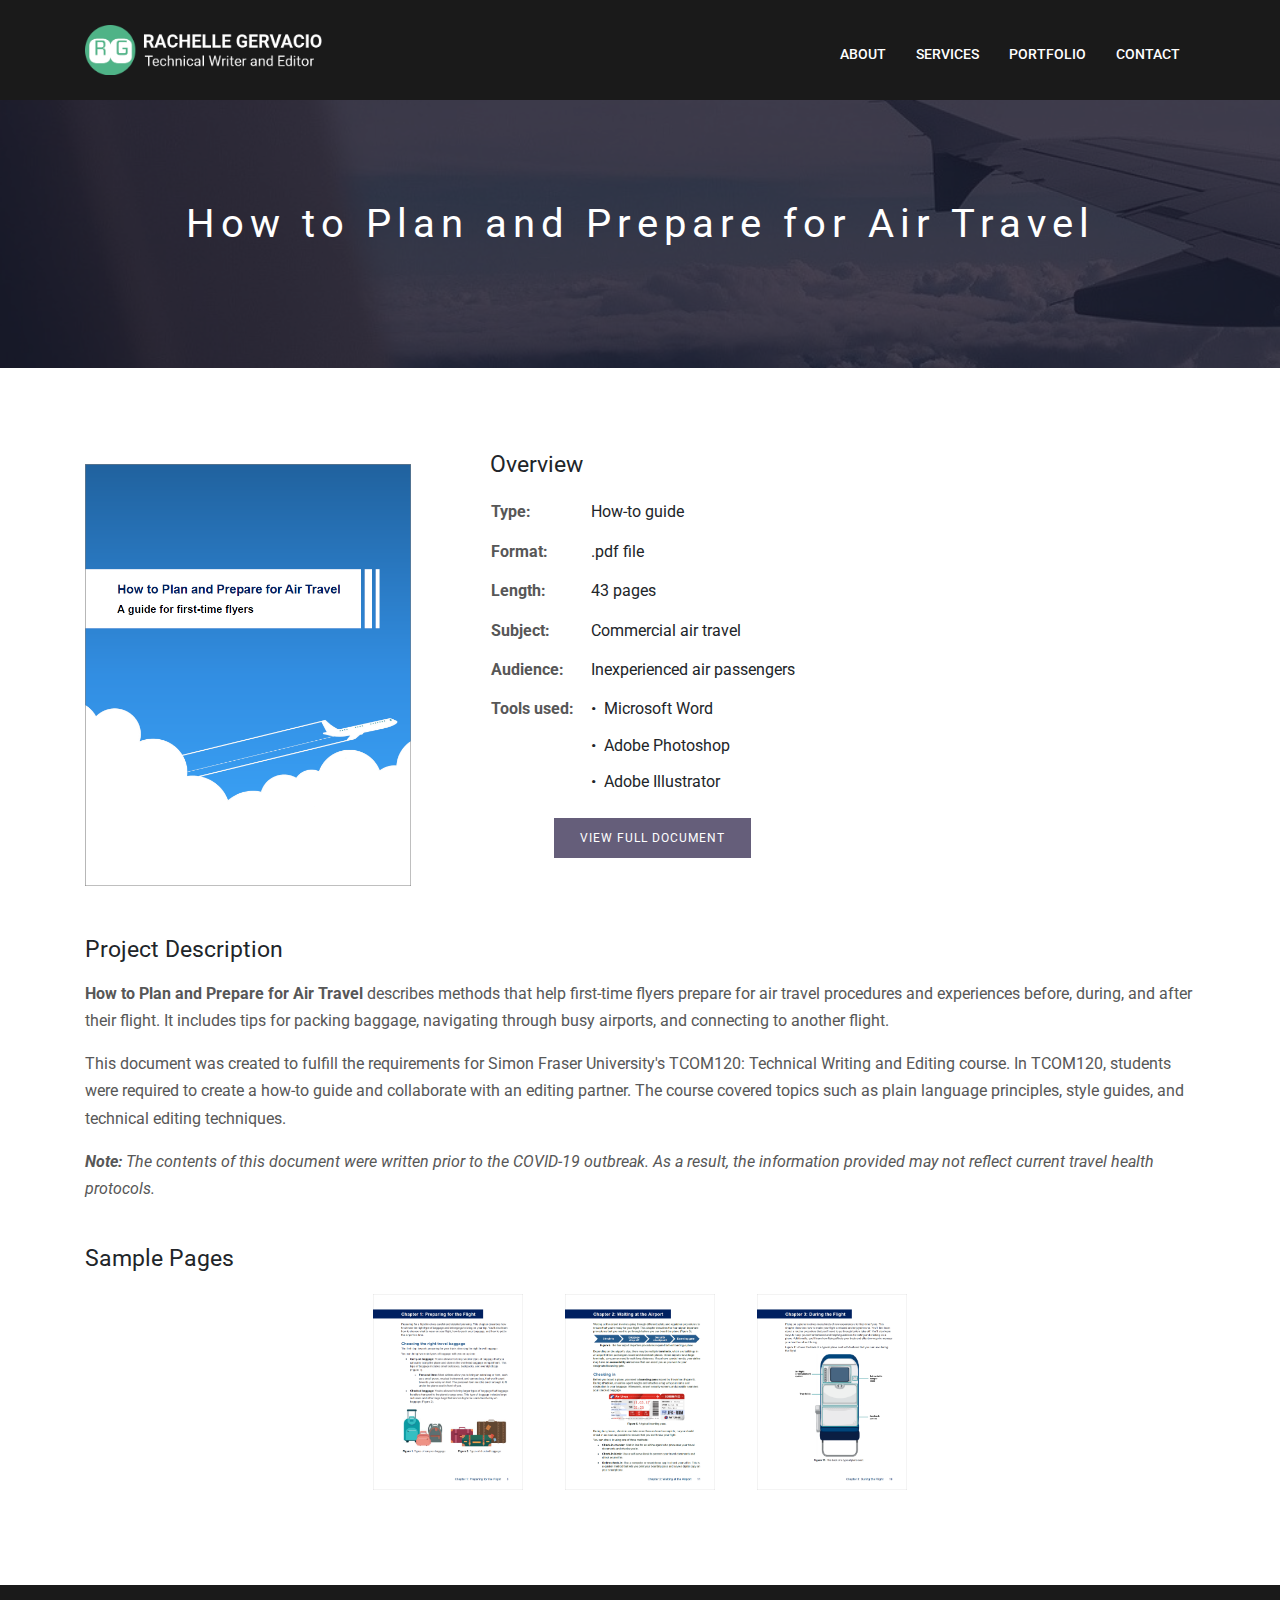
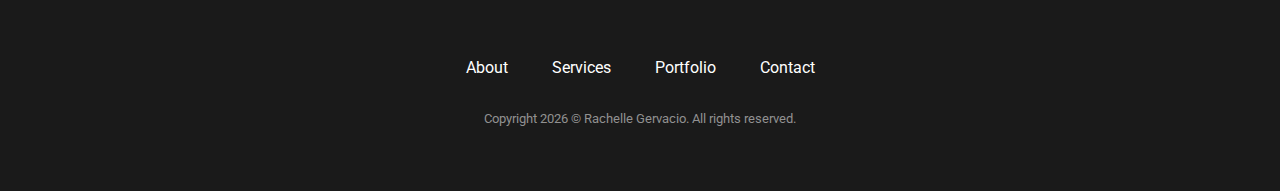
<file: air-travel-guide.html>
<!DOCTYPE html>
<html lang="en">
<head>

  <!-- Basic Page Needs
  ================================================== -->
  <meta charset="utf-8">
  <title>How to Plan and Prepare for Air Travel | Rachelle Gervacio</title>

  <!-- Mobile Specific Metas
  ================================================== -->
  <meta http-equiv="X-UA-Compatible" content="IE=edge">
  <meta name="description" content="Creative Agency Bootstrap Template">
  <meta name="viewport" content="width=device-width, initial-scale=1.0, maximum-scale=5.0">
  <meta name="author" content="Themefisher">
  <meta name="generator" content="Themefisher Airspace Template v1.0">
  <!-- Favicon -->
  <link rel="shortcut icon" type="image/x-icon" href="images/favicon.png" />


  <!-- bootstrap.min css -->
  <link rel="stylesheet" href="plugins/bootstrap/bootstrap.min.css">
  <!-- Ionic Icon Css -->
  <link rel="stylesheet" href="plugins/Ionicons/css/ionicons.min.css">
  <!-- animate.css -->
  <link rel="stylesheet" href="plugins/animate-css/animate.css">
  <!-- Magnify Popup -->
  <link rel="stylesheet" href="plugins/magnific-popup/magnific-popup.css">
  <!-- Slick CSS -->
  <link rel="stylesheet" href="plugins/slick/slick.css">
  
  <!-- Main Stylesheet -->
  <link rel="stylesheet" href="css/style.css">

</head>

<body id="body">

<!-- Header Start -->
<header class="navigation">
	<div class="container">
		<div class="row">
			<div class="col-lg-12">
				<nav class="navbar navbar-expand-lg p-0">
					<a class="navbar-brand" href="index.html">
						<img src="images/logo.png" alt="Logo" style="height:50px;"">
					</a>
					<button class="navbar-toggler collapsed" type="button" data-toggle="collapse" data-target="#navbarsExample09" aria-controls="navbarsExample09" aria-expanded="false" aria-label="Toggle navigation">
						<span class="ion-android-menu"></span>
					</button>
					<div class="collapse navbar-collapse ml-auto" id="navbarsExample09">
						<ul class="navbar-nav ml-auto">
              <li class="nav-item active">
								<a class="nav-link" href="index.html#about">About</a>
							</li>
							<li class="nav-item @@service"><a class="nav-link" href="index.html#services">Services</a></li>
              <li class="nav-item active">
								<a class="nav-link" href="index.html#portfolio">Portfolio</a>
							</li>
							<li class="nav-item @@contact"><a class="nav-link" href="index.html#contact">Contact</a></li>
						</ul>
					</div>
				</nav>
			</div>
		</div>
	</div>
</header>
<!-- header close -->

<!-- Portfolio article image banner -->
<section class="page-title bg-3">
  <div class="container">
    <div class="row">
      <div class="col-md-12">
        <div class="block">
          <h1><strong>How to Plan and Prepare for Air Travel</strong></h1>
        </div>
      </div>
    </div>
  </div>
</section>
<!-- End portfolio article image banner -->

<!-- Portfolio description start -->
<section class="portfolio-single-page section-sm">
  <div class="container">
    <div class="row align-items-center">
      <div class="col-xl-4 col-lg-5 mt-5 mt-lg-0"><br/>
        <a href="documents/GervacioRachelle_Air-Travel-Guide.pdf" target="_blank" title="How to Plan and Prepare for Air Travel"><img src="images/portfolio/AirTravelGuideCover.png" class="cover-page" style="width:93%" alt="How to Plan and Prepare for Air Travel" /></a>
      </div>
      <div class="col-xl-4 col-lg-5 mt-5 mt-lg-0">
        <div class="project-details">
          <h3 class="mb-3">Overview</h3>
          <table class="project-details" style="width:400px">
            <tbody>
              <tr>
                <td>Type:</td>
                <td>How-to guide</td>
              </tr>
              <tr>
                <td>Format:</td>
                <td>.pdf file</td>
              </tr>
              <tr>
                <td>Length:</td>
                <td>43 pages </td>
              </tr>
              <tr>
                <td>Subject:</td>
                <td>Commercial air travel</td>
              </tr>
              <tr>
              <tr>
                <td>Audience:</td>
                <td>Inexperienced air passengers</td>
              </tr>
              <tr>
                <td>Tools used:</td>
                <td>
                  <ul>
                    <li>&#8226;&nbsp;&nbsp;Microsoft Word</li>      
                    <li>&#8226;&nbsp;&nbsp;Adobe Photoshop</li>
                    <li>&#8226;&nbsp;&nbsp;Adobe Illustrator</li>                                
                  </ul>
                </td>
              </tr>              
            </tbody>
          </table>
          <p style="text-align: center"><a href="documents/GervacioRachelle_Air-Travel-Guide.pdf" target="_blank" class="btn btn-small" >View full document</a></p>
        </div>
      </div>
    </div>
    <div class="row">
      <div class="col-md-12">
        <div class="project-content mt-50">
          <h3 class="mb-3">Project Description</h3>
            <p><strong>How to Plan and Prepare for Air Travel</strong> describes methods that help first-time flyers prepare for air travel procedures and experiences before, during, and after their flight. It includes tips for packing baggage, navigating through busy airports, and connecting to another flight.</p>

            <p>This document was created to fulfill the requirements for Simon Fraser University's TCOM120: Technical Writing and Editing course. In TCOM120, students were required to create a how-to guide and collaborate with an editing partner. The course covered topics such as plain language principles, style guides, and technical editing techniques.</p>

            <p><em><strong>Note:</strong> The contents of this document were written prior to the COVID-19 outbreak. As a result, the information provided may not reflect current travel health protocols.</em></p>
            <br/><h3 class="mb-3">Sample Pages</h3>
        </div>
      </div>
    </div>
  </div>
</section>


 <!--  Image gallery -->
 <div class="image-container">
  <p><section class="img-gallery-magnific">
    <div class="magnific-img">
      <a class="image-popup-vertical-fit" href="images/portfolio/AirTravelGuide-SamplePage1.png" title="Preparing for the flight">
        <img src="images/portfolio/AirTravelGuide-SamplePage1.png" alt="Preparing for the flight" style="width:100%" class="sample-page-image" />
        <i class="fa fa-search-plus" aria-hidden="true"></i>
      </a>
    </div>
    <div class="magnific-img">
      <a class="image-popup-vertical-fit" href="images/portfolio/AirTravelGuide-SamplePage2.png" title="Waiting at the airport">
        <img src="images/portfolio/AirTravelGuide-SamplePage2.png" alt="Waiting at the airport" style="width:100%" class="sample-page-image" />
        <i class="fa fa-search-plus" aria-hidden="true"></i>
      </a>
    </div>
    <div class="magnific-img">
      <a class="image-popup-vertical-fit" href="images/portfolio/AirTravelGuide-SamplePage3.png" title="During the flight">
        <img src="images/portfolio/AirTravelGuide-SamplePage3.png" alt="During the flight" style="width:100%" class="sample-page-image" />
        <i class="fa fa-search-plus" aria-hidden="true"></i>
      </a>
    </div>
  </section>
  <div class="clear"></div>
</p><br/><br/><br/>
</div>
<!-- End image gallery --> 

<!-- footer Start -->
<footer class="footer">
	<div class="container">
		<div class="row">
			<div class="col-md-12">
				<div class="footer-manu">
					<ul>
						<li><a href="index.html#about">About</a></li>
            <li><a href="index.html#services">Services</a></li>
            <li><a href="index.html#portfolio">Portfolio</a></li>
            <li><a href="index.html#contact">Contact</a></li>
					</ul>
				</div>
				<p class="copyright mb-0">Copyright <script>document.write(new Date().getFullYear())</script> &copy; Rachelle Gervacio. All rights reserved.</p>
			</div>
		</div>
	</div>
</footer>


<!--Scroll to top-->
<div id="scroll-to-top" class="scroll-to-top">
	<span class="icon ion-ios-arrow-up"></span>
</div>

    <!-- 
    Essential Scripts
    =====================================-->


    <!-- Main jQuery -->
    <script src="plugins/jquery/jquery.min.js"></script>
    <!-- Bootstrap 3.1 -->
    <script src="plugins/bootstrap/bootstrap.min.js"></script>
    <!-- slick Carousel -->
    <script src="plugins/slick/slick.min.js"></script>
    <script src="plugins/magnific-popup/jquery.magnific-popup.min.js"></script>
    <!-- filter -->
    <script src="plugins/shuffle/shuffle.min.js"></script>


    <script src="js/script.js"></script>

    </body>

    </html>
</file>
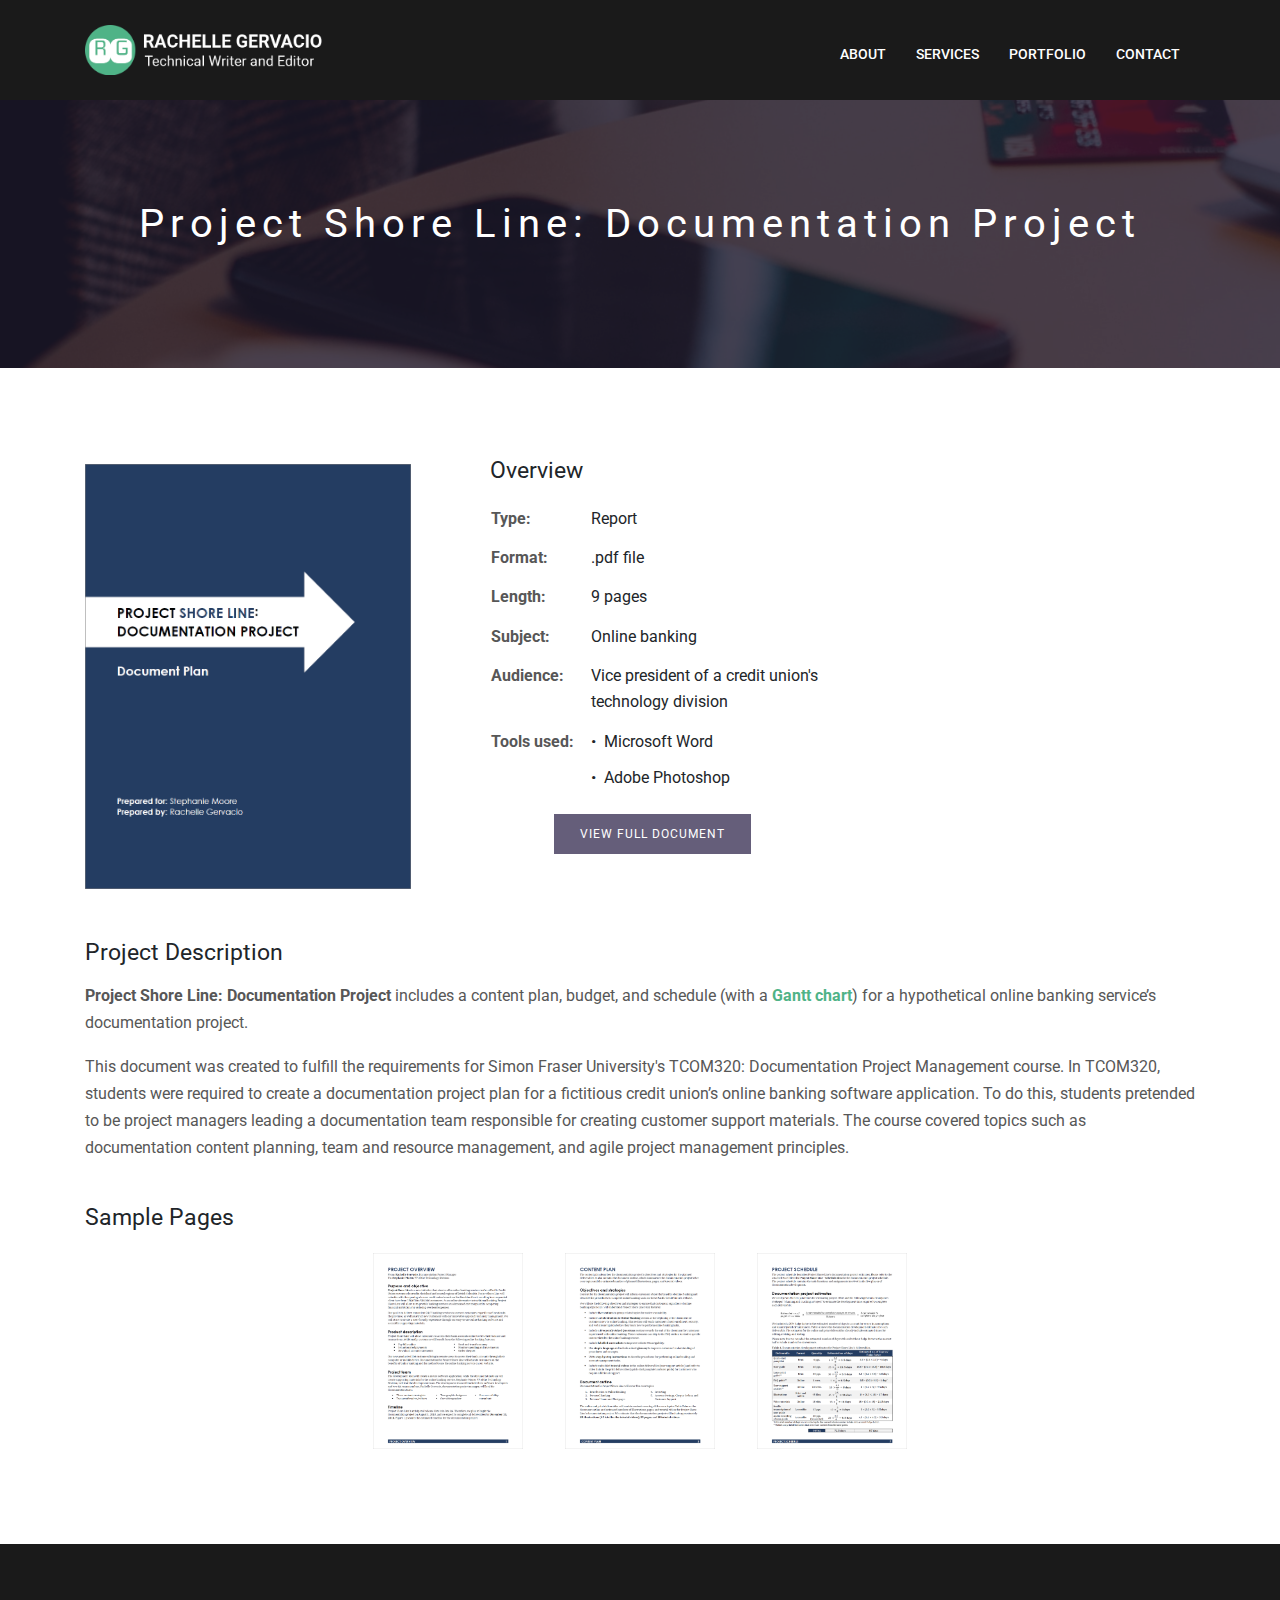
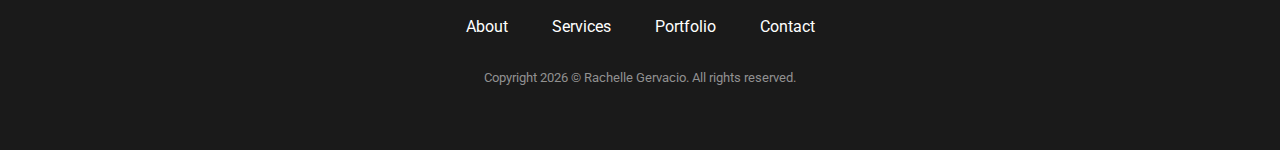
<file: documentation-project-management-report.html>
<!DOCTYPE html>
<html lang="en">
<head>
  <!-- Basic Page Needs
  ================================================== -->
  <meta charset="utf-8">
  <title>Project Shore Line: Documentation Project | Rachelle Gervacio</title>

  <!-- Mobile Specific Metas
  ================================================== -->
  <meta http-equiv="X-UA-Compatible" content="IE=edge">
  <meta name="description" content="Creative Agency Bootstrap Template">
  <meta name="viewport" content="width=device-width, initial-scale=1.0, maximum-scale=5.0">
  <meta name="author" content="Themefisher">
  <meta name="generator" content="Themefisher Airspace Template v1.0">
  <!-- Favicon -->
  <link rel="shortcut icon" type="image/x-icon" href="images/favicon.png" />


  <!-- bootstrap.min css -->
  <link rel="stylesheet" href="plugins/bootstrap/bootstrap.min.css">
  <!-- Ionic Icon Css -->
  <link rel="stylesheet" href="plugins/Ionicons/css/ionicons.min.css">
  <!-- animate.css -->
  <link rel="stylesheet" href="plugins/animate-css/animate.css">
  <!-- Magnify Popup -->
  <link rel="stylesheet" href="plugins/magnific-popup/magnific-popup.css">
  <!-- Slick CSS -->
  <link rel="stylesheet" href="plugins/slick/slick.css">
  
  <!-- Main Stylesheet -->
  <link rel="stylesheet" href="css/style.css">

</head>

<body id="body">
<!-- Header Start -->
<header class="navigation">
	<div class="container">
		<div class="row">
			<div class="col-lg-12">
				<nav class="navbar navbar-expand-lg p-0">
					<a class="navbar-brand" href="index.html">
						<img src="images/logo.png" alt="Logo" style="height:50px;"">
					</a>
					<button class="navbar-toggler collapsed" type="button" data-toggle="collapse" data-target="#navbarsExample09" aria-controls="navbarsExample09" aria-expanded="false" aria-label="Toggle navigation">
						<span class="ion-android-menu"></span>
					</button>
					<div class="collapse navbar-collapse ml-auto" id="navbarsExample09">
						<ul class="navbar-nav ml-auto">
              <li class="nav-item active">
								<a class="nav-link" href="index.html#about">About</a>
							</li>
							<li class="nav-item @@service"><a class="nav-link" href="index.html#services">Services</a></li>
              <li class="nav-item active">
								<a class="nav-link" href="index.html#portfolio">Portfolio</a>
							</li>
							<li class="nav-item @@contact"><a class="nav-link" href="index.html#contact">Contact</a></li>
						</ul>
					</div>
				</nav>
			</div>
		</div>
	</div>
</header>
<!-- header close -->

<!-- Portfolio article image banner -->
<section class="page-title bg-4">
  <div class="container">
    <div class="row">
      <div class="col-md-12">
        <div class="block">
          <h1><strong>Project Shore Line: Documentation Project</strong></h1>
        </div>
      </div>
    </div>
  </div>
</section>
<!-- End portfolio article image banner -->

<!-- Portfolio description start -->
<section class="portfolio-single-page section-sm">
  <div class="container">
    <div class="row align-items-center">
      <div class="col-xl-4 col-lg-5 mt-5 mt-lg-0"><br/>
        <a href="documents/GervacioRachelle_Documentation-Project-Management-Report.pdf" target="_blank" title="Project Shore Line: Documentation Project"><img src="images/portfolio/DocumentationProjectManagementReportCover.png" class="cover-page" style="width:93%" alt="Project Shore Line: Documentation Project"/></a>
      </div>
      <div class="col-xl-4 col-lg-5 mt-5 mt-lg-0">
        <div class="project-details">
          <h3 class="mb-3">Overview</h3>
          <table class="project-details" style="width:400px">
            <tbody>
              <tr>
                <td>Type:</td>
                <td>Report</td>
              </tr>
              <tr>
                <td>Format:</td>
                <td>.pdf file</td>
              </tr>
              <tr>
                <td>Length:</td>
                <td>9 pages</td>
              </tr>
              <tr>
                <td>Subject:</td>
                <td>Online banking</td>
              </tr>
              <tr>
                <td>Audience:</td>
                <td>Vice president of a credit union's technology division</td>
              </tr>
              <tr>
                <td>Tools used:</td>
                <td>
                  <ul>
                    <li>&#8226;&nbsp;&nbsp;Microsoft Word</li>      
                    <li>&#8226;&nbsp;&nbsp;Adobe Photoshop</li>                            
                  </ul>
                </td>                
              </tr>              
            </tbody>
          </table>
          <p style="text-align: center"><a href="documents/GervacioRachelle_Documentation-Project-Management-Report.pdf" target="_blank" class="btn btn-small" >View full document</a></p>
        </div>
      </div>
    </div>
    <div class="row">
      <div class="col-md-12">
        <div class="project-content mt-50">
          <h3 class="mb-3">Project Description</h3>
          <p><strong>Project Shore Line: Documentation Project</strong> includes a content plan, budget, and schedule (with a <a href="documents/GervacioRachelle_ProjectShoreLine_DocumentationProjectPlan_ProjectSchedule.xlsx" class="green-link" target="_blank">Gantt chart</a>) for a hypothetical online banking service’s documentation project.</p>

          <p>This document was created to fulfill the requirements for Simon Fraser University's TCOM320: Documentation Project Management course. In TCOM320, students were required to create a documentation project plan for a fictitious credit union’s online banking software application. To do this, students pretended to be project managers leading a documentation team responsible for creating customer support materials. The course covered topics such as documentation content planning, team and resource management, and agile project management principles.</p>
          <br/><h3 class="mb-3">Sample Pages</h3>
        </div>
      </div>
    </div>
  </div>
</section>


 <!--  Image gallery -->
 <div class="image-container">
  <p><section class="img-gallery-magnific">
    <div class="magnific-img">
      <a class="image-popup-vertical-fit" href="images/portfolio/DocumentationProjectManagementReport-SamplePage1.png" title="Project overview">
        <img src="images/portfolio/DocumentationProjectManagementReport-SamplePage1.png" alt="Project overview" style="width:100%" class="sample-page-image" />
        <i class="fa fa-search-plus" aria-hidden="true"></i>
      </a>
    </div>
    <div class="magnific-img">
      <a class="image-popup-vertical-fit" href="images/portfolio/DocumentationProjectManagementReport-SamplePage2.png" title="Content plan">
        <img src="images/portfolio/DocumentationProjectManagementReport-SamplePage2.png" alt="Content plan" style="width:100%" class="sample-page-image" />
        <i class="fa fa-search-plus" aria-hidden="true"></i>
      </a>
    </div>
    <div class="magnific-img">
      <a class="image-popup-vertical-fit" href="images/portfolio/DocumentationProjectManagementReport-SamplePage3.png" title="Project schedule">
        <img src="images/portfolio/DocumentationProjectManagementReport-SamplePage3.png" alt="Project schedule" style="width:100%" class="sample-page-image" />
        <i class="fa fa-search-plus" aria-hidden="true"></i>
      </a>
    </div>
  </section>
  <div class="clear"></div>
</p><br/><br/><br/>
</div>
 

<!-- Footer start -->
<footer class="footer">
	<div class="container">
		<div class="row">
			<div class="col-md-12">
				<div class="footer-manu">
					<ul>
						<li><a href="index.html#about">About</a></li>
            <li><a href="index.html#services">Services</a></li>
            <li><a href="index.html#portfolio">Portfolio</a></li>
            <li><a href="index.html#contact">Contact</a></li>
					</ul>
				</div>
				<p class="copyright mb-0">Copyright <script>document.write(new Date().getFullYear())</script> &copy; Rachelle Gervacio. All rights reserved.</p>
			</div>
		</div>
	</div>
</footer>
<!-- End footer -->

<!--Scroll to top-->
<div id="scroll-to-top" class="scroll-to-top">
	<span class="icon ion-ios-arrow-up"></span>
</div>

    <!-- 
    Essential Scripts
    =====================================-->


    <!-- Main jQuery -->
    <script src="plugins/jquery/jquery.min.js"></script>
    <!-- Bootstrap 3.1 -->
    <script src="plugins/bootstrap/bootstrap.min.js"></script>
    <!-- slick Carousel -->
    <script src="plugins/slick/slick.min.js"></script>
    <script src="plugins/magnific-popup/jquery.magnific-popup.min.js"></script>
    <!-- filter -->
    <script src="plugins/shuffle/shuffle.min.js"></script>


    <script src="js/script.js"></script>

    </body>

    </html>
</file>
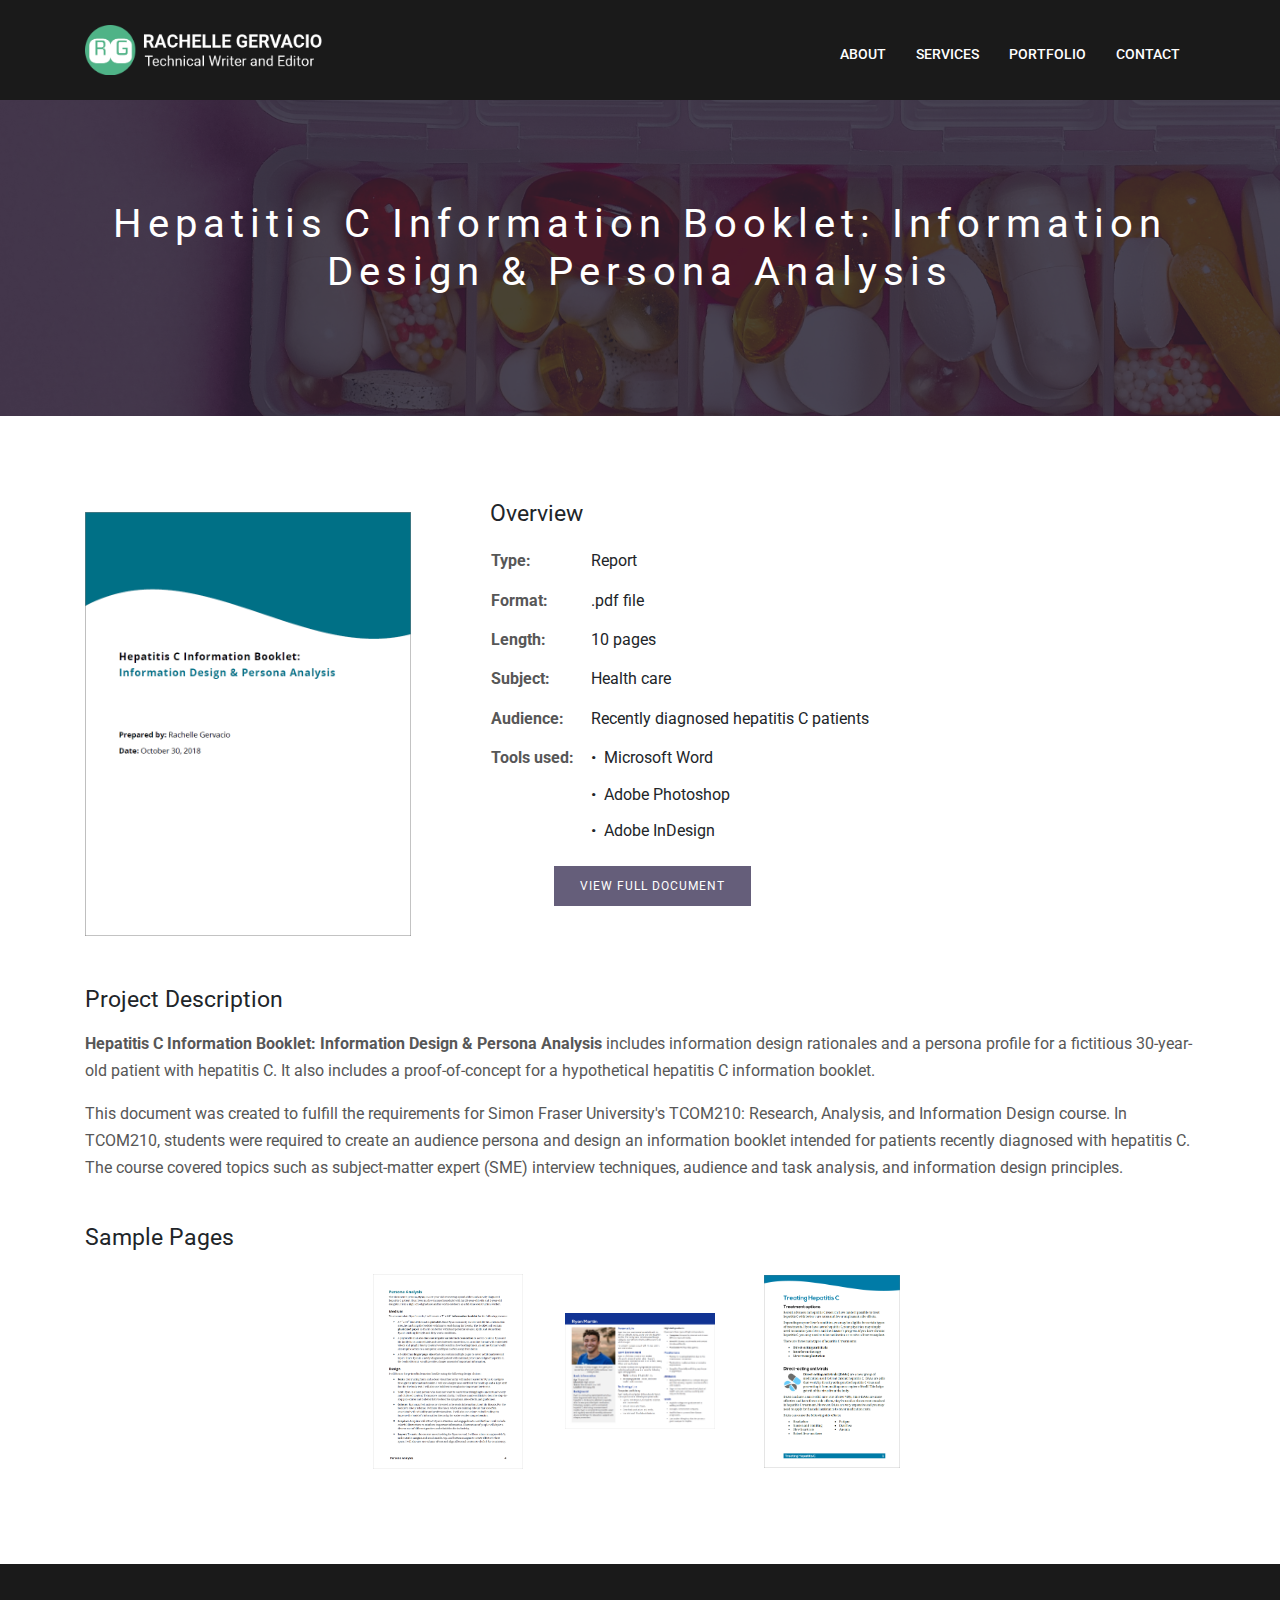
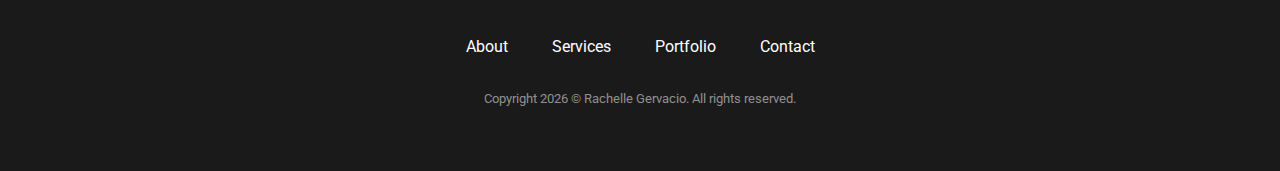
<file: hepatitis-c-patient-info-booklet-report.html>
<!DOCTYPE html>
<html lang="en">
<head>
  <!-- Basic Page Needs
  ================================================== -->
  <meta charset="utf-8">
  <title>Hepatitis C Information Booklet: Information Design & Persona Analysis | Rachelle Gervacio</title>

  <!-- Mobile Specific Metas
  ================================================== -->
  <meta http-equiv="X-UA-Compatible" content="IE=edge">
  <meta name="description" content="Creative Agency Bootstrap Template">
  <meta name="viewport" content="width=device-width, initial-scale=1.0, maximum-scale=5.0">
  <meta name="author" content="Themefisher">
  <meta name="generator" content="Themefisher Airspace Template v1.0">
  <!-- Favicon -->
  <link rel="shortcut icon" type="image/x-icon" href="images/favicon.png" />


  <!-- bootstrap.min css -->
  <link rel="stylesheet" href="plugins/bootstrap/bootstrap.min.css">
  <!-- Ionic Icon Css -->
  <link rel="stylesheet" href="plugins/Ionicons/css/ionicons.min.css">
  <!-- animate.css -->
  <link rel="stylesheet" href="plugins/animate-css/animate.css">
  <!-- Magnify Popup -->
  <link rel="stylesheet" href="plugins/magnific-popup/magnific-popup.css">
  <!-- Slick CSS -->
  <link rel="stylesheet" href="plugins/slick/slick.css">
  
  <!-- Main Stylesheet -->
  <link rel="stylesheet" href="css/style.css">

</head>

<body id="body">
<!-- Header Start -->
<header class="navigation">
	<div class="container">
		<div class="row">
			<div class="col-lg-12">
				<nav class="navbar navbar-expand-lg p-0">
					<a class="navbar-brand" href="index.html">
						<img src="images/logo.png" alt="Logo" style="height:50px;"">
					</a>
					<button class="navbar-toggler collapsed" type="button" data-toggle="collapse" data-target="#navbarsExample09" aria-controls="navbarsExample09" aria-expanded="false" aria-label="Toggle navigation">
						<span class="ion-android-menu"></span>
					</button>
					<div class="collapse navbar-collapse ml-auto" id="navbarsExample09">
						<ul class="navbar-nav ml-auto">
              <li class="nav-item active">
								<a class="nav-link" href="index.html#about">About</a>
							</li>
							<li class="nav-item @@service"><a class="nav-link" href="index.html#services">Services</a></li>
              <li class="nav-item active">
								<a class="nav-link" href="index.html#portfolio">Portfolio</a>
							</li>
							<li class="nav-item @@contact"><a class="nav-link" href="index.html#contact">Contact</a></li>
						</ul>
					</div>
				</nav>
			</div>
		</div>
	</div>
</header>
<!-- header close -->

<!-- Portfolio article image banner -->
<section class="page-title bg-5">
  <div class="container">
    <div class="row">
      <div class="col-md-12">
        <div class="block">
          <h1><strong>Hepatitis C Information Booklet: Information Design & Persona Analysis</strong></h1>
        </div>
      </div>
    </div>
  </div>
</section>
<!-- End portfolio article image banner -->

<!-- Portfolio description start -->
<section class="portfolio-single-page section-sm">
  <div class="container">
    <div class="row align-items-center">
      <div class="col-xl-4 col-lg-5 mt-5 mt-lg-0"><br/>
        <a href="documents/GervacioRachelle_Information-Design-Report-and-Proof-of-Concept.pdf" target="_blank" title="Hepatitis C Information Booklet: Information Design & Persona Analysis"><img src="images/portfolio/HepatitisCPatientInfoBookletReport.html.png" class="cover-page" style="width:93%" alt="Hepatitis C Information Booklet: Information Design & Persona Analysis"/></a>
      </div>
      <div class="col-xl-4 col-lg-5 mt-5 mt-lg-0">
        <div class="project-details">
          <h3 class="mb-3">Overview</h3>
          <table class="project-details" style="width:400px">
            <tbody>
              <tr>
                <td>Type:</td>
                <td>Report</td>
              </tr>
              <tr>
                <td>Format:</td>
                <td>.pdf file</td>
              </tr>
              <tr>
                <td>Length:</td>
                <td>10 pages</td>
              </tr>
              <tr>
                <td>Subject:</td>
                <td>Health care</td>
              </tr>
              <tr>
                <td>Audience:</td>
                <td>Recently diagnosed hepatitis C patients</td>
              </tr>
              <tr>
                <td>Tools used:</td>
                <td>
                  <ul>
                    <li>&#8226;&nbsp;&nbsp;Microsoft Word</li>      
                    <li>&#8226;&nbsp;&nbsp;Adobe Photoshop</li>
                    <li>&#8226;&nbsp;&nbsp;Adobe InDesign</li>                                
                  </ul>
                </td>           
              </tr>              
            </tbody>
          </table>
          <p style="text-align: center"><a href="documents/GervacioRachelle_Information-Design-Report-and-Proof-of-Concept.pdf" target="_blank" class="btn btn-small">View full document</a></p>
        </div>
      </div>
    </div>
    <div class="row">
      <div class="col-md-12">
        <div class="project-content mt-50">
          <h3 class="mb-3">Project Description</h3>
          <p><strong>Hepatitis C Information Booklet: Information Design & Persona Analysis</strong> includes information design rationales and a persona profile for a fictitious 30-year-old patient with hepatitis C. It also includes a proof-of-concept for a hypothetical hepatitis C information booklet.</p>

          <p>This document was created to fulfill the requirements for Simon Fraser University's TCOM210: Research, Analysis, and Information Design course. In TCOM210, students were required to create an audience persona and design an information booklet intended for patients recently diagnosed with hepatitis C. The course covered topics such as subject-matter expert (SME) interview techniques, audience and task analysis, and information design principles.</p>
          <br/><h3 class="mb-3">Sample Pages</h3>
        </div>
      </div>
    </div>

  </div>
</section>


 <!--  Image gallery -->
 <div class="image-container">
  <p><section class="img-gallery-magnific">
    <div class="magnific-img">
      <a class="image-popup-vertical-fit" href="images/portfolio/HepatitisCPatientInfoBookletReport-SamplePage1.png" title="Persona analysis">
        <img src="images/portfolio/HepatitisCPatientInfoBookletReport-SamplePage1.png" alt="Persona analysis" style="width:100%" class="sample-page-image" />
        <i class="fa fa-search-plus" aria-hidden="true"></i>
      </a>
    </div>
    <div class="magnific-img">
      <a class="image-popup-vertical-fit" href="images/portfolio/HepatitisCPatientInfoBookletReport-SamplePage2.png" title="Persona profile">
        <img src="images/portfolio/HepatitisCPatientInfoBookletReport-SamplePage2.png" alt="Persona profile" style="width:100%" class="sample-page-image" />
        <i class="fa fa-search-plus" aria-hidden="true"></i>
      </a>
    </div>
    <div class="magnific-img">
      <a class="image-popup-vertical-fit" href="images/portfolio/HepatitisCPatientInfoBookletReport-SamplePage3.png" title="Proof-of-concept">
        <img src="images/portfolio/HepatitisCPatientInfoBookletReport-SamplePage3.png" alt="Proof-of-concept" style="width:72%" class="sample-page-image" />
        <i class="fa fa-search-plus" aria-hidden="true"></i>
      </a>
    </div>
  </section>
  <div class="clear"></div>
</p><br/><br/><br/>
</div>
<!-- End image gallery -->

<!-- footer Start -->
<footer class="footer">
	<div class="container">
		<div class="row">
			<div class="col-md-12">
				<div class="footer-manu">
					<ul>
						<li><a href="index.html#about">About</a></li>
            <li><a href="index.html#services">Services</a></li>
            <li><a href="index.html#portfolio">Portfolio</a></li>
            <li><a href="index.html#contact">Contact</a></li>
					</ul>
				</div>
				<p class="copyright mb-0">Copyright <script>document.write(new Date().getFullYear())</script> &copy; Rachelle Gervacio. All rights reserved.</p>
			</div>
		</div>
	</div>
</footer>


<!--Scroll to top-->
<div id="scroll-to-top" class="scroll-to-top">
	<span class="icon ion-ios-arrow-up"></span>
</div>

    <!-- 
    Essential Scripts
    =====================================-->


    <!-- Main jQuery -->
    <script src="plugins/jquery/jquery.min.js"></script>
    <!-- Bootstrap 3.1 -->
    <script src="plugins/bootstrap/bootstrap.min.js"></script>
    <!-- slick Carousel -->
    <script src="plugins/slick/slick.min.js"></script>
    <script src="plugins/magnific-popup/jquery.magnific-popup.min.js"></script>
    <!-- filter -->
    <script src="plugins/shuffle/shuffle.min.js"></script>

    <script src="js/script.js"></script>

    </body>

    </html>
</file>
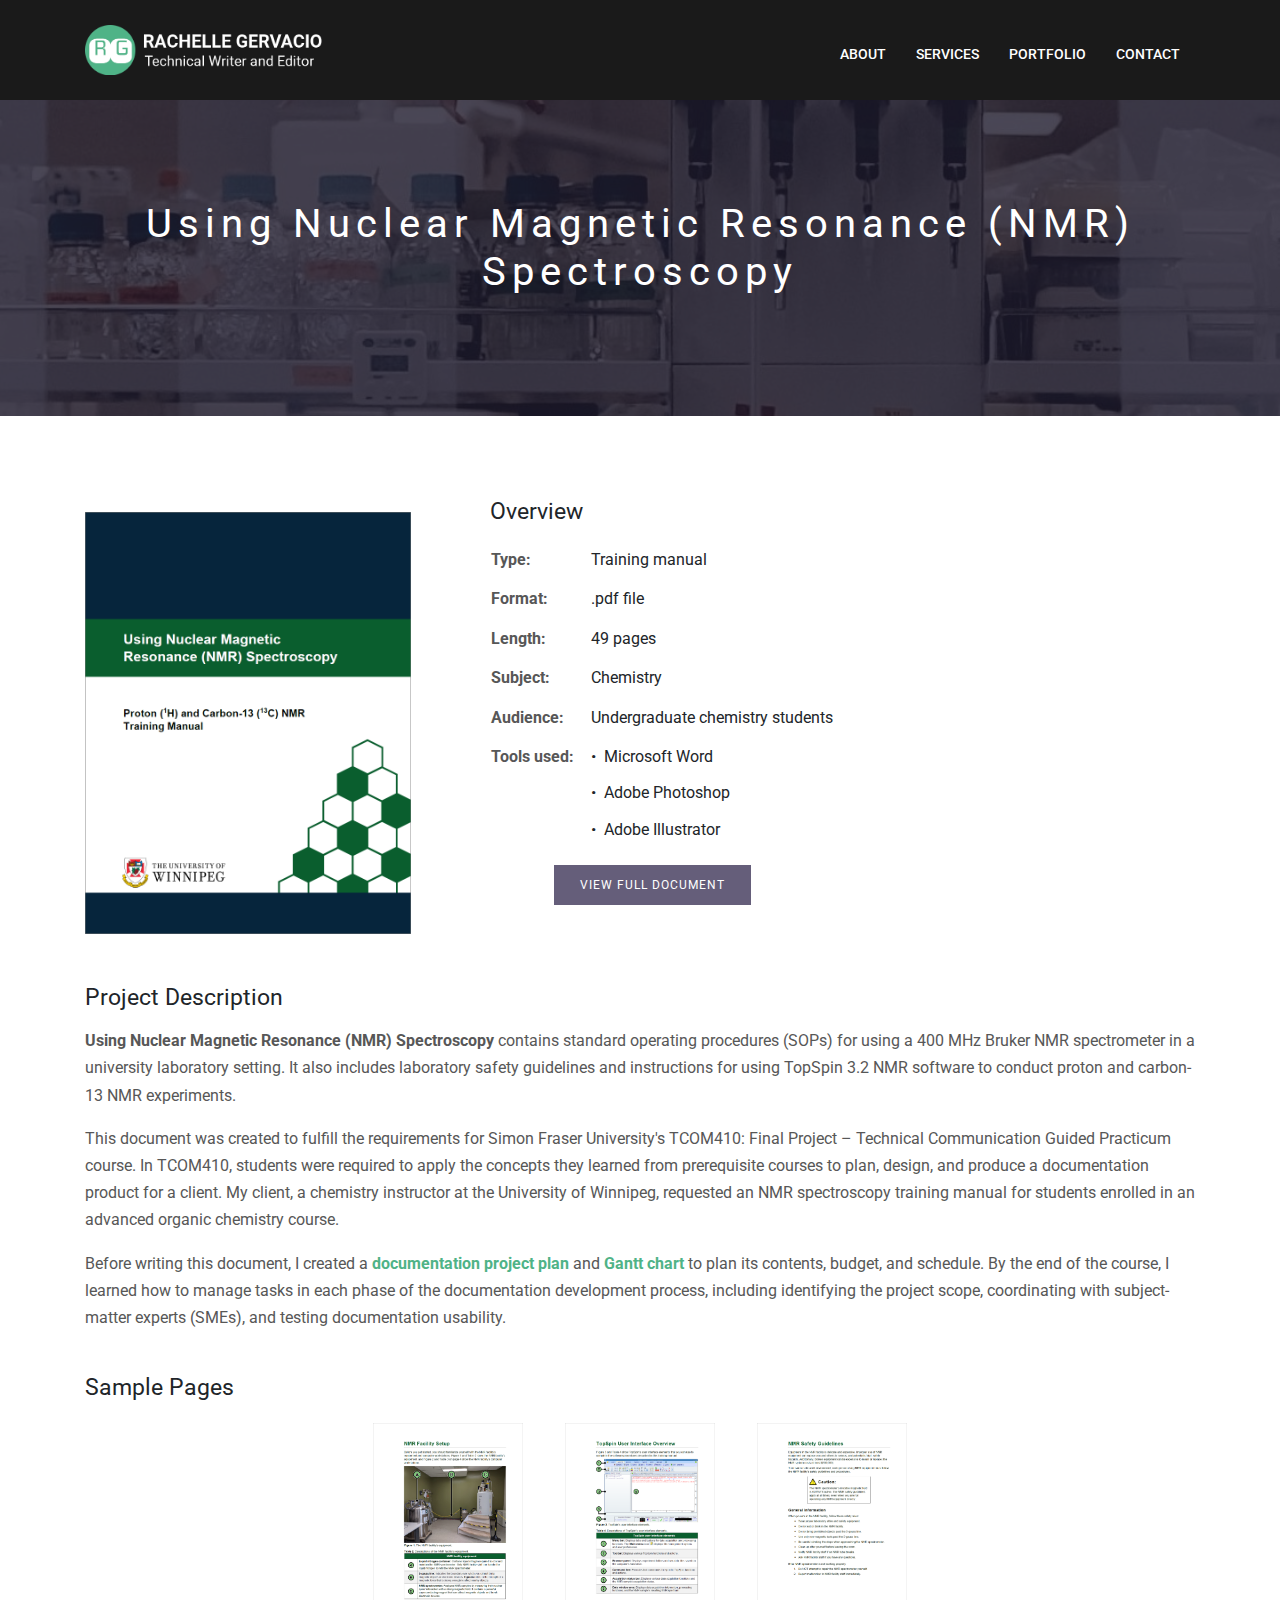
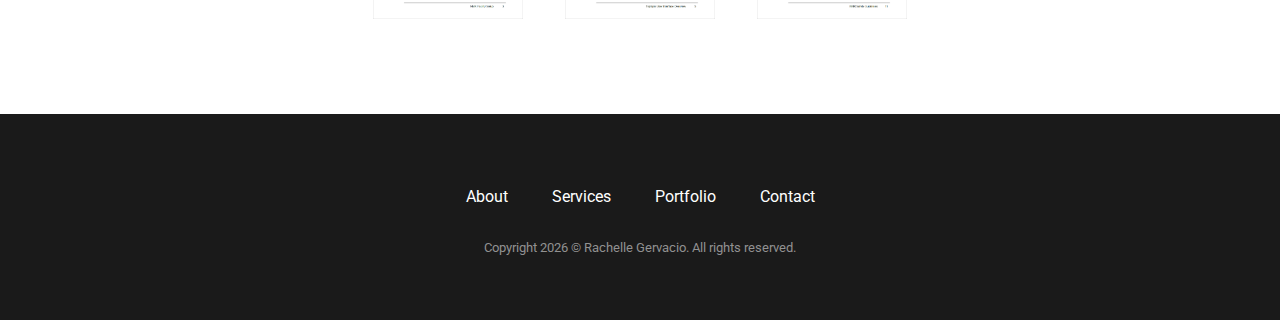
<file: NMR-spectroscopy-training-manual.html>
<!DOCTYPE html>
<html lang="en">
<head>
 <!-- Basic Page Needs
  ================================================== -->
  <meta charset="utf-8">
  <title>Using Nuclear Magnetic Resonance (NMR) Spectroscopy | Rachelle Gervacio</title>

  <!-- Mobile Specific Metas
  ================================================== -->
  <meta http-equiv="X-UA-Compatible" content="IE=edge">
  <meta name="description" content="Creative Agency Bootstrap Template">
  <meta name="viewport" content="width=device-width, initial-scale=1.0, maximum-scale=5.0">
  <meta name="author" content="Themefisher">
  <meta name="generator" content="Themefisher Airspace Template v1.0">
  <!-- Favicon -->
  <link rel="shortcut icon" type="image/x-icon" href="images/favicon.png" />


  <!-- bootstrap.min css -->
  <link rel="stylesheet" href="plugins/bootstrap/bootstrap.min.css">
  <!-- Ionic Icon Css -->
  <link rel="stylesheet" href="plugins/Ionicons/css/ionicons.min.css">
  <!-- animate.css -->
  <link rel="stylesheet" href="plugins/animate-css/animate.css">
  <!-- Magnify Popup -->
  <link rel="stylesheet" href="plugins/magnific-popup/magnific-popup.css">
  <!-- Slick CSS -->
  <link rel="stylesheet" href="plugins/slick/slick.css">
  
  <!-- Main Stylesheet -->
  <link rel="stylesheet" href="css/style.css">

</head>

<body id="body">
<!-- Header Start -->
<header class="navigation">
	<div class="container">
		<div class="row">
			<div class="col-lg-12">
				<nav class="navbar navbar-expand-lg p-0">
					<a class="navbar-brand" href="index.html">
						<img src="images/logo.png" alt="Logo" style="height:50px;"">
					</a>
					<button class="navbar-toggler collapsed" type="button" data-toggle="collapse" data-target="#navbarsExample09" aria-controls="navbarsExample09" aria-expanded="false" aria-label="Toggle navigation">
						<span class="ion-android-menu"></span>
					</button>
					<div class="collapse navbar-collapse ml-auto" id="navbarsExample09">
						<ul class="navbar-nav ml-auto">
              <li class="nav-item active">
								<a class="nav-link" href="index.html#about">About</a>
							</li>
							<li class="nav-item @@service"><a class="nav-link" href="index.html#services">Services</a></li>
              <li class="nav-item active">
								<a class="nav-link" href="index.html#portfolio">Portfolio</a>
							</li>
							<li class="nav-item @@contact"><a class="nav-link" href="index.html#contact">Contact</a></li>
						</ul>
					</div>
				</nav>
			</div>
		</div>
	</div>
</header>
<!-- header close -->

<!-- Portfolio article image banner -->
<section class="page-title bg-2">
  <div class="container">
    <div class="row">
      <div class="col-md-12">
        <div class="block">
          <h1><strong>Using Nuclear Magnetic Resonance (NMR) Spectroscopy</strong></h1>
        </div>
      </div>
    </div>
  </div>
</section>
<!-- End portfolio article image banner -->

<!-- Portfolio description start -->
<section class="portfolio-single-page section-sm">
  <div class="container">
    <div class="row align-items-center">
      <div class="col-xl-4 col-lg-5 mt-5 mt-lg-0"><br/>
        <a href="documents/GervacioRachelle_NMR-Spectroscopy-Training-Manual.pdf" target="_blank" title="Using Nuclear Magnetic Resonance (NMR) Spectroscopy"><img src="images/portfolio/NMRSpectroscopyTrainingManualCover.PNG" class="cover-page" style="width:93%" alt="Using Nuclear Magnetic Resonance (NMR) Spectroscopy"/></a>
      </div>
      <div class="col-xl-4 col-lg-5 mt-5 mt-lg-0">
        <div class="project-details">
          <h3 class="mb-3">Overview</h3>
          <table class="project-details" style="width:400px">
            <tbody>
              <tr>
                <td>Type:</td>
                <td>Training manual</td>
              </tr>
              <tr>
                <td>Format:</td>
                <td>.pdf file</td>
              </tr>
              <tr>
                <td>Length:</td>
                <td>49 pages</td>
              </tr>
              <tr>
                <td>Subject:</td>
                <td>Chemistry</td>
              </tr>
              <tr>
                <td>Audience:</td>
                <td>Undergraduate chemistry students</td>
              </tr>
              <tr>
                <td>Tools used:</td>
                <td>
                  <ul>
                    <li>&#8226;&nbsp;&nbsp;Microsoft Word</li>      
                    <li>&#8226;&nbsp;&nbsp;Adobe Photoshop</li>
                    <li>&#8226;&nbsp;&nbsp;Adobe Illustrator</li>                                
                  </ul>
                </td>
              </tr>              
            </tbody>
          </table>
          <p style="text-align: center"><a href="documents/GervacioRachelle_NMR-Spectroscopy-Training-Manual.pdf" target="_blank" class="btn btn-small" >View full document</a></p>
        </div>
      </div>
    </div>
    <div class="row">
      <div class="col-md-12">
        <div class="project-content mt-50">
          <h3 class="mb-3">Project Description</h3>
          <p><strong>Using Nuclear Magnetic Resonance (NMR) Spectroscopy</strong> contains standard operating procedures (SOPs) for using a 400 MHz Bruker NMR spectrometer in a university laboratory setting. It also includes laboratory safety guidelines and instructions for using TopSpin 3.2 NMR software to conduct proton and carbon-13 NMR experiments.</p>
          
          <p>This document was created to fulfill the requirements for Simon Fraser University's TCOM410: Final Project – Technical Communication Guided Practicum course. In TCOM410, students were required to apply the concepts they learned from prerequisite courses to plan, design, and produce a documentation product for a client. My client, a chemistry instructor at the University of Winnipeg, requested an NMR spectroscopy training manual for students enrolled in an advanced organic chemistry course.</p>
            
          <p>Before writing this document, I created a <a class="green-link" href="documents/GervacioRachelle_NMR-Spectrocopy-Training-Manual_Documentation-Plan.pdf" target="_blank">documentation project plan</a> and <a class="green-link" href="documents/GervacioRachelle_NMR-Spectrometer-Training-Manual_Project-Schedule.xlsx">Gantt chart</a> to plan its contents, budget, and schedule. By the end of the course, I learned how to manage tasks in each phase of the documentation development process, including identifying the project scope, coordinating with subject-matter experts (SMEs), and testing documentation usability.</p>
          <br/><h3 class="mb-3">Sample Pages</h3>
        </div>
      </div>
    </div>
  </div>
  
</section>


 <!--  Image gallery -->
 <div class="image-container">
		<p><section class="img-gallery-magnific">
			<div class="magnific-img">
				<a class="image-popup-vertical-fit" href="images/portfolio/NMRTrainingManual-SamplePage1.PNG" title="NMR facility setup">
					<img src="images/portfolio/NMRTrainingManual-SamplePage1.PNG" alt="NMR facility setup" style="width:100%" class="sample-page-image" />
					<i class="fa fa-search-plus" aria-hidden="true"></i>
				</a>
			</div>
			<div class="magnific-img">
				<a class="image-popup-vertical-fit" href="images/portfolio/NMRTrainingManual-SamplePage2.png" title="TopSpin user interface overview">
					<img src="images/portfolio/NMRTrainingManual-SamplePage2.png" alt="TopSpin user Interface overview" style="width:100%" class="sample-page-image" />
					<i class="fa fa-search-plus" aria-hidden="true"></i>
				</a>
			</div>
			<div class="magnific-img">
				<a class="image-popup-vertical-fit" href="images/portfolio/NMRTrainingManual-SamplePage3.png" title="NMR safety guidelines">
					<img src="images/portfolio/NMRTrainingManual-SamplePage3.png" alt="NMR safety guidelines" style="width:100%" class="sample-page-image" />
					<i class="fa fa-search-plus" aria-hidden="true"></i>
				</a>
			</div>
		</section>
		<div class="clear"></div>
	</p><br/><br/><br/>
</div>
 <!--  End image gallery -->

 
<!-- Footer start -->
<footer class="footer">
	<div class="container">
		<div class="row">
			<div class="col-md-12">
				<div class="footer-manu">
					<ul>
						<li><a href="index.html#about">About</a></li>
            <li><a href="index.html#services">Services</a></li>
            <li><a href="index.html#portfolio">Portfolio</a></li>
            <li><a href="index.html#contact">Contact</a></li>
					</ul>
				</div>
				<p class="copyright mb-0">Copyright <script>document.write(new Date().getFullYear())</script> &copy; Rachelle Gervacio. All rights reserved.</p>
			</div>
		</div>
	</div>
</footer>
<!-- End footer -->

<!--Scroll to top-->
<div id="scroll-to-top" class="scroll-to-top">
	<span class="icon ion-ios-arrow-up"></span>
</div>

    <!-- 
    Essential Scripts
    =====================================-->


    <!-- Main jQuery -->
    <script src="plugins/jquery/jquery.min.js"></script>
    <!-- Bootstrap 3.1 -->
    <script src="plugins/bootstrap/bootstrap.min.js"></script>
    <!-- slick Carousel -->
    <script src="plugins/slick/slick.min.js"></script>
    <script src="plugins/magnific-popup/jquery.magnific-popup.min.js"></script>
    <!-- filter -->
    <script src="plugins/shuffle/shuffle.min.js"></script>



    <script src="js/script.js"></script>

    </body>

    </html>
</file>
<file: css/style.css>
@charset "UTF-8";
/*=== MEDIA QUERY ===*/
@import url("https://fonts.googleapis.com/css2?family=Roboto:wght@300;400;500;700&family=Volkhov:ital@1&display=swap");
body {
  line-height: 1.65;
  font-family: "Roboto", sans-serif;
  -webkit-font-smoothing: antialiased;
}

h1,
h2,
h3,
h4,
h5,
h6 {
  font-family: "Roboto", sans-serif;
}

html {
	scroll-behavior: smooth;
}

h1,
h2,
h3,
h4,
h5,
h6 {
  font-weight: 400;
}

h1 {
  font-size: 40px;
}



h2 {
  font-size: 28px;
}

h3 {
  font-size: 23px;
}



p {
  color: #575757;
  font-size: 16px;
  font-family: "Roboto", sans-serif;
  line-height: 1.7;
}

ol,
ul {
  margin: 0;
  padding: 0;
  list-style: none;
}

iframe {
  border: 0;
}

a,
a:focus,
a:hover {
  text-decoration: none;
  outline: 0;
  color: #655E7A;
}

blockquote {
  font-size: 18px;
  border-left: 5px solid #655E7A;
  padding: 20px 40px;
  text-align: left;
  color: #777;
}

.navbar-toggle .icon-bar {
  background: #655E7A;
}

input[type=email],
input[type=password],
input[type=text],
input[type=tel] {
  box-shadow: none;
  height: 45px;
  outline: none;
  font-size: 14px;
}
input[type=email]:focus,
input[type=password]:focus,
input[type=text]:focus,
input[type=tel]:focus {
  box-shadow: none;
  border: 1px solid #655E7A;
}

.form-control {
  box-shadow: none;
  border-radius: 0;
  opacity: 0.8;
}
.form-control:focus {
  box-shadow: none;
  border: 1px solid #655E7A;
}

.slick-slide {
  outline: 0;
}

.btn-main, .btn-small, .btn-transparent {
  background: #655E7A;
  color: #fff;
  display: inline-block;
  font-size: 14px;
  letter-spacing: 1px;
  padding: 14px 35px;
  text-transform: uppercase;
  border-radius: 0;
  transition: all 0.2s ease;
}
.btn-main.btn-icon i, .btn-icon.btn-small i, .btn-icon.btn-transparent i {
  font-size: 16px;
  vertical-align: middle;
  margin-right: 5px;
}
.btn-main:hover, .btn-small:hover, .btn-transparent:hover {
  background: #353240;
  color: #fff;
}

.btn-solid-border {
  border: 1px solid #fff;
  background: transparent;
  color: #fff;
}
.btn-solid-border:hover {
  border: 1px solid #655E7A;
  background: #655E7A;
}

.btn-transparent {
  background: transparent;
  padding: 0;
  color: #655E7A;
}
.btn-transparent:hover {
  background: transparent;
  color: #655E7A;
}

.btn-large {
  padding: 20px 45px;
}
.btn-large.btn-icon i {
  font-size: 16px;
  vertical-align: middle;
  margin-right: 5px;
}

.btn-small {
  padding: 10px 25px;
  font-size: 12px;
}

.btn-round {
  border-radius: 4px;
}

.btn-round-full {
  border-radius: 50px;
}

.btn.active.focus,
.btn:active:focus,
.btn:focus {
  outline: 0;
  box-shadow: none;
}

.mt-10 {
  margin-top: 20px;
}

.mt-20 {
  margin-top: 20px;
}

.mt-30 {
  margin-top: 30px;
}

.mt-40 {
  margin-top: 40px;
}

.mt-50 {
  margin-top: 50px;
}

.btn:focus {
  color: #ddd;
}

.w-100 {
  width: 100%;
}

.margin-0 {
  margin: 0 !important;
}

#preloader {
  background: #fff;
  height: 100%;
  left: 0;
  opacity: 1;
  filter: alpha(opacity=100);
  position: fixed;
  text-align: center;
  top: 0;
  width: 100%;
  z-index: 999999999;
}

.bg-shadow {
  background-color: #fff;
  box-shadow: 0 16px 24px rgba(0, 0, 0, 0.08);
  padding: 20px;
}

.bg-gray {
  background: #f9f9f9;
}

.bg-primary {
  background: #655E7A !important;
}

.bg-primary-dark {
  background: #4d485d !important;
}

.bg-primary-darker {
  background: #353240 !important;
}

.bg-dark {
  background: #202122 !important;
}

.section {
  padding: 100px 0;
}

.section-sm {
  padding: 70px 0;
}

.title {
  padding: 20px 0 30px;
}
.title h2 {
  font-size: 18px;
  text-align: center;
  text-transform: uppercase;
  letter-spacing: 2px;
}

.section-title {
  margin-bottom: 70px;
}
.section-title h2 {
  text-transform: uppercase;
  font-size: 28px;
  font-weight: 600;
  margin-bottom: 20px;
}

/* added this */
.section-title-heading h2 {
  text-transform: uppercase;
  font-size: 28px;
  font-weight: 600;
  margin-bottom: 10px;
}

.section-title p {
  font-style: normal;
  color: #666;
  font-family: "Volkhov", serif;
}

.section-subtitle {
  font-size: 28px;
  font-weight: 600;
  margin-bottom: 30px;
}

.page-title {
  padding: 100px 0;
}
.page-title .block {
  text-align: center;
}
.page-title .block h1 {
  color: #fff;
  font-weight: 200;
  letter-spacing: 6px;
  margin-top: 0;
  margin-bottom: 20px;
}
@media (max-width: 992px) {
  .page-title .block h1 {
    font-size: 32px;
  }
}
.page-title .block p {
  color: #fff;
  font-weight: 300;
  margin-bottom: 0;
}

.heading {
  padding-bottom: 60px;
  text-align: center;
}
.heading h2 {
  color: #000;
  font-size: 30px;
  line-height: 40px;
  font-weight: 400;
}
.heading p {
  font-size: 18px;
  line-height: 40px;
  color: #292929;
  font-weight: 300;
}

.page-wrapper {
  padding: 70px 0;
}

.social-media-icons ul li {
  display: inline-block;
}
.social-media-icons ul li a {
  font-size: 18px;
  color: #333;
  display: inline-block;
  padding: 7px 12px;
  color: #fff;
}
.social-media-icons ul li .twitter {
  background: #00aced;
}
.social-media-icons ul li .facebook {
  background: #3b5998;
  padding: 7px 18px;
}
.social-media-icons ul li .googleplus {
  background: #dd4b39;
}
.social-media-icons ul li .dribbble {
  background: #ea4c89;
}
.social-media-icons ul li .instagram {
  background: #bc2a8d;
}

.dropdown-slide {
  position: static;
}
.dropdown-slide .open > a,
.dropdown-slide .open > a:focus,
.dropdown-slide .open > a:hover {
  background: transparent;
}
.dropdown-slide.full-width .dropdown-menu {
  left: 0 !important;
  right: 0 !important;
}
.dropdown-slide:hover .dropdown-menu {
  display: none;
  opacity: 1;
  display: block;
  transform: translate(0px, 0px);
  opacity: 1;
  visibility: visible;
  color: #777;
  transform: translateY(0px);
}
.dropdown-slide .dropdown-menu {
  border-radius: 0;
  opacity: 1;
  visibility: visible;
  position: absolute;
  padding: 15px;
  border: 1px solid #ebebeb;
  box-shadow: 0 2px 4px rgba(0, 0, 0, 0.05);
  position: absolute;
  display: block;
  visibility: hidden;
  opacity: 0;
  transform: translateY(30px);
  transition: visibility 0.2s, opacity 0.2s, transform 500ms cubic-bezier(0.43, 0.26, 0.11, 0.99);
}
@media (max-width: 480px) {
  .dropdown-slide .dropdown-menu {
    transform: none;
  }
}

.commonSelect {
  margin-left: 10px;
  padding-right: 6px;
  position: relative;
}
.commonSelect:before {
  content: "\f3d0";
  font-family: "themefisher-font";
  position: absolute;
  right: -4px;
  top: 4px;
  font-size: 10px;
}
.commonSelect select {
  -webkit-appearance: none;
  -moz-appearance: none;
  cursor: pointer;
  border: none;
  padding: 0;
  height: auto;
  color: #555;
}
.commonSelect select:focus {
  box-shadow: none;
  border: none;
}

.tabCommon .nav-tabs {
  border-bottom: 0;
  margin-bottom: 10px;
}
.tabCommon .nav-tabs li {
  margin-right: 5px;
}
.tabCommon .nav-tabs li a.active {
  background-color: #655E7A;
  border: 1px solid #655E7A;
  color: #ffffff;
}
.tabCommon .nav-tabs a {
  border-radius: 0;
  background: #f9f9f9;
}
.tabCommon .nav-tabs a:hover {
  border: 1px solid transparent;
  background: #655E7A;
  color: #fff;
}
.tabCommon .tab-content {
  padding: 20px;
  border: 1px solid #dedede;
}
.tabCommon .tab-content p {
  margin-bottom: 0;
}

.commonAccordion .panel, .commonAccordion-2 .panel {
  border-radius: 0;
  box-shadow: none;
}
.commonAccordion .panel .panel-heading, .commonAccordion-2 .panel .panel-heading {
  background: transparent;
  padding: 0;
}
.commonAccordion .panel .panel-title, .commonAccordion-2 .panel .panel-title {
  position: relative;
}
.commonAccordion .panel .panel-title a, .commonAccordion-2 .panel .panel-title a {
  display: block;
  font-size: 14px;
  text-transform: uppercase;
  padding: 10px 10px;
}
.commonAccordion .panel .panel-title a:before, .commonAccordion-2 .panel .panel-title a:before {
  color: #555;
  content: "\f209";
  position: absolute;
  right: 25px;
  font-family: "themefisher-font";
}
.commonAccordion .panel .panel-title a.collapsed:before, .commonAccordion-2 .panel .panel-title a.collapsed:before {
  content: "\f217";
}

.list-circle {
  padding-left: 20px;
}
.list-circle li {
  list-style-type: circle;
}

.play-icon {
  border: 1px solid #dedede;
  display: inline-block;
  width: 60px;
  height: 60px;
  border-radius: 50px;
  font-size: 30px;
}
.play-icon i {
  line-height: 60px;
}

.alert-common {
  border-radius: 0;
  border-width: 2px;
}
.alert-common i {
  margin: 0 5px;
  font-size: 16px;
}

.alert-solid {
  background: transparent;
  color: #655E7A;
}

@media (max-width: 480px) {
  .buttonPart li {
    margin-bottom: 8px;
  }
}
@media (max-width: 768px) {
  .buttonPart li {
    margin-bottom: 8px;
  }
}

.overly, .slider, .page-title {
  position: relative;
}
.overly:before, .slider:before, .page-title:before {
  content: "";
  position: absolute;
  left: 0;
  top: 0;
  bottom: 0;
  right: 0;
  width: 100%;
  height: 100%;
  background: #1d192c;
  opacity: 0.8;
}

/* added this */
.overly-contact {
    background-image: url("images/backgrounds/texture-background-paper.jpg");
    background-attachment: fixed;
    background-position: center;
    background-repeat: no-repeat;
    background-size: cover;
    background: #1d192c;
    opacity: 0.8;
  }



.owl-dots .owl-dot.active span,
.owl-theme .owl-dots .owl-dot:hover span {
  background: #655E7A !important;
}

#success,
#error {
  display: none;
}

#wrapper-work {
  overflow: hidden;
  padding-top: 100px;
}
#wrapper-work ul li {
  width: 50%;
  float: left;
  position: relative;
}
#wrapper-work ul li img {
  width: 100%;
  height: 100%;
}
#wrapper-work ul li .items-text {
  position: absolute;
  top: 0;
  bottom: 0;
  left: 0;
  right: 0;
  width: 100%;
  height: 100%;
  color: #fff;
  background: rgba(0, 0, 0, 0.6);
  padding-left: 44px;
  padding-top: 140px;
}
#wrapper-work ul li .items-text h2 {
  padding-bottom: 28px;
  padding-top: 75px;
  position: relative;
}
#wrapper-work ul li .items-text h2:before {
  content: "";
  position: absolute;
  left: 0;
  bottom: 0;
  width: 75px;
  height: 3px;
  background: #fff;
}
#wrapper-work ul li .items-text p {
  padding-top: 30px;
  font-size: 16px;
  line-height: 27px;
  font-weight: 300;
  padding-right: 80px;
}

/*--
	features-work Start 
--*/
#features-work {
  padding-top: 50px;
  padding-bottom: 75px;
}
#features-work .block ul li {
  width: 19%;
  text-align: center;
  display: inline-block;
  padding: 40px 0px;
}

/*--
	Header Start 
--*/
header {
  background: #fff;
  padding: 20px 0;
}
header .navbar {
  margin-bottom: 0px;
  border: 0px;
}
header .navbar-brand {
  padding-top: 5px;
}
header .navbar-default {
  background: none;
  border: 0px;
}
header .navbar-default .navbar-nav {
  padding-top: 10px;
}
header .navbar-default .navbar-nav li a {
  color: #333333;
  padding: 10px 26px;
  font-size: 15px;
}
header .navbar-default .navbar-nav li a:hover {
  color: #000;
}

.navigation {
  background: #1a1a1a;
  padding: 20px 0;
}
.navigation .navbar {
  margin-bottom: 0px;
  border: 0px;
}
.navigation .navbar-brand {
  padding-top: 5px;
}
.navigation .navbar-toggler {
  font-size: 36px;
}
.navigation .navbar-toggler:focus {
  outline: 0;
}
.navigation .navbar {
  background: none;
  border: 0px;
}
.navigation .navbar .navbar-nav {
  padding-top: 10px;
}
@media (max-width: 992px) {
  .navigation .navbar .navbar-nav {
    text-align: center;
  }
}
.navigation .navbar .navbar-nav > li > a {
  color: #ffffff;
  padding: 10px 15px;
  font-weight: 500;
  font-size: 14px;
  text-transform: uppercase;
  transition: 0.3s;
}
.navigation .navbar .navbar-nav > li > a:hover, .navigation .navbar .navbar-nav > li > a:focus {
  color: #4FB387;
  background: transparent;
}
.navigation .navbar .navbar-nav li.active > a {
  text-decoration: none;
}
.navigation .navbar .dropdown-menu {
  border-radius: 0;
  border: none;
  box-shadow: 0 0 25px 0 rgba(0, 0, 0, 0.08);
  padding: 0;
}
@media (max-width: 992px) {
  .navigation .navbar .dropdown-menu {
    text-align: center;
    float: left !important;
    width: 100%;
    margin: 0;
  }
}
.navigation .navbar .dropdown-menu li:first-child {
  margin-top: 10px;
}
.navigation .navbar .dropdown-menu li:last-child {
  margin-bottom: 10px;
}
.navigation .navbar .dropdown-menu a {
  font-weight: normal;
  color: #808080;
  padding: 10px 20px;
  transition: all 0.3s ease;
}
.navigation .navbar .dropdown-menu a:focus, .navigation .navbar .dropdown-menu a:hover {
  background: #655E7A;
  color: #fff;
}

.dropdown-toggle::after {
  display: none;
}

.dropleft .dropdown-menu,
.dropright .dropdown-menu {
  margin: 0;
}

.dropleft .dropdown-toggle::before,
.dropright .dropdown-toggle::after {
  font-weight: bold;
  font-family: "Ionicons";
  border: 0;
  font-size: 10px;
  vertical-align: 1px;
}

.dropleft .dropdown-toggle::before {
  content: "\f3d2";
  margin-right: 7px;
}

.dropright .dropdown-toggle::after {
  content: "\f3d3";
  margin-left: 7px;
}

.dropdown-item {
  padding: 0.8rem 1.5rem;
  text-transform: uppercase;
  font-size: 14px;
  font-weight: 500;
}
@media (max-width: 992px) {
  .dropdown-item {
    padding: 0.6rem 1.5rem;
  }
}

.dropdown-submenu:hover > .dropdown-item,
.dropdown-item:hover {
  background: #655E7A;
  color: #fff !important;
}

.dropdown-item.active {
  text-decoration: underline;
  background-color: transparent;
  color: inherit;
}

.dropdown-submenu.active > .dropdown-toggle {
  text-decoration: underline;
  color: inherit;
}

ul.dropdown-menu li {
  padding-left: 0px !important;
}

@media (min-width: 992px) {
  .dropdown-menu {
    transition: all 0.2s ease-in, visibility 0s linear 0.2s, transform 0.2s linear;
    display: block;
    visibility: hidden;
    opacity: 0;
    min-width: 200px;
  }
  .dropdown-menu li:first-child {
    margin-top: 10px;
  }
  .dropdown-menu li:last-child {
    margin-bottom: 10px;
  }
  .dropleft .dropdown-menu,
.dropright .dropdown-menu {
    margin-top: -10px;
  }
  .dropdown:hover > .dropdown-menu {
    visibility: visible;
    transition: all 0.45s ease 0s;
    opacity: 1;
  }
}
.slider {
  background: url("../images/backgrounds/slider-bg.jpg") no-repeat;
  background-size: cover;
  background-attachment: fixed;
  background-position: 10% 0%;
  padding: 200px 0;
  position: relative;
}
@media (max-width: 992px) {
  .slider {
    padding: 150px 0;
  }
}
.slider .block {
  color: #E3E3E4;
  text-align: center;
}
.slider .block h1 {
  font-weight: 100;
  font-size: 45px;
  line-height: 60px;
  letter-spacing: 10px;
  padding-bottom: 15px;
  text-transform: uppercase;
}
@media (max-width: 992px) {
  .slider .block h1 {
    font-size: 36px;
    line-height: 46px;
  }
}
@media (max-width: 768px) {
  .slider .block h1 {
    font-size: 32px;
    line-height: 42px;
  }
}
.slider .block p {
  margin-bottom: 30px;
  color: #b9b9b9;
  font-size: 18px;
  line-height: 27px;
  font-weight: 300;
}
@media (max-width: 992px) {
  .slider .block p {
    font-size: 16px;
  }
}

.call-to-action {
  padding: 70px 0px;
  text-align: center;
}
.call-to-action h2 {
  color: #fff;
}
.call-to-action p {
  color: #fff;
}
.call-to-action .btn-main, .call-to-action .btn-transparent, .call-to-action .btn-small {
  padding: 15px 35px;
  font-size: 12px;
  margin-top: 30px;
}

.service {
  text-align: center;
  padding: 90px 0;
}
.service .service-item {
  padding-bottom: 30px;
}
.service .service-item i {
  font-size: 60px;
  color: #655E7A;
}
.service .service-item h4 {
  padding-top: 15px;
  margin: 0;
  font-weight: 500;
  text-transform: uppercase;
}
.service .service-item p {
  padding-top: 10px;
  margin: 0;
}

.dark-service .title {
  color: #fff;
}
.dark-service .service-item {
  text-align: center;
  padding: 0 10px;
  padding-top: 30px;
}
@media (max-width: 480px) {
  .dark-service .service-item {
    padding: 0;
    padding-top: 30px;
  }
}
.dark-service .service-item i {
  font-size: 50px;
  color: #fff;
}
.dark-service .service-item h4 {
  color: #fff;
  padding-top: 15px;
  margin: 0;
  font-weight: 500;
  text-transform: uppercase;
  margin-bottom: 5px;
}
.dark-service .service-item p {
  padding-top: 10px;
  margin: 0;
}

.service-about p {
  line-height: 28px;
}

.service-arrow .block {
  padding: 70px 30px;
  text-align: center;
}
@media (max-width: 480px) {
  .service-arrow .block {
    padding: 60px 10px;
  }
}
.service-arrow .block i {
  font-size: 40px;
  display: inline-block;
  margin-bottom: 15px;
}
.service-arrow .block p {
  color: #fff;
  margin-bottom: 0;
}
.service-arrow .block h3 {
  font-size: 24px;
}

.service-list .block {
  padding: 30px;
  margin-bottom: 20px;
  background: #fff;
}
@media (max-width: 480px) {
  .service-list .block {
    padding: 30px 20px;
  }
}
.service-list .block p {
  margin-bottom: 0;
}

.feature {
  background: url("../img/featue-bg.jpg");
  background-position: 50% 94px;
  display: block;
  position: relative;
  background-attachment: fixed;
  background-repeat: no-repeat;
  background-position: center center;
  background-size: cover;
  padding: 100px 0;
}
@media (max-width: 768px) {
  .feature {
    background-image: none !important;
    background-color: #F2F2F2 !important;
  }
}
.feature h2 {
  margin-bottom: 30px;
}
.feature p {
  color: #8d8f92;
  margin-bottom: 20px;
}
.feature .btn-view-works {
  background: #655E7A;
  color: #fff;
  padding: 10px 20px;
}

.portfolio-work {
  padding: 80px 0;
}
.portfolio-work .block .portfolio-menu {
  text-align: center;
}
.portfolio-work .block .portfolio-menu .btn-group {
  margin-bottom: 40px;
}
@media (max-width: 992px) {
  .portfolio-work .block .portfolio-menu .btn-group {
    display: block;
  }
}
.portfolio-work .block .portfolio-menu .btn-group label {
  display: inline-block;
  border: 1px solid #dedede;
  padding: 8px 25px;
  cursor: pointer;
  font-size: 15px;
  color: #333333;
  outline: 0;
  background: #fff;
  margin: 3px 2px;
  border-radius: 0;
  transition: all 0.3s ease;
}
.portfolio-work .block .portfolio-menu .btn-group label.active {
  background-color: #655E7A;
  border-color: #655E7A;
  color: #fff;
}

.portfolio-item {
  position: relative;
  padding: 0;
}
.portfolio-item img {
  width: 100%;
  height: auto;
}
.portfolio-item:hover .portfolio-hover {
  visibility: visible;
  opacity: 1;
}
.portfolio-item:hover .portfolio-content {
  transform: translateY(-50%);
}
.portfolio-hover {
  position: absolute;
  height: 100%;
  width: 100%;
  top: 0;
  left: 0;
  background: rgba(0, 0, 0, 0.5);
  visibility: hidden;
  opacity: 0;
  transition: 0.3s ease;
}
.portfolio-content {
  position: absolute;
  left: 0;
  right: 0;
  top: 50%;
  transform: translateY(-40%);
  text-align: center;
  padding: 20px;
  transition: inherit;
}
.portfolio-content * {
  color: #fff;
}
.portfolio-content a {
  display: block;
  transition: 0.2s ease;
}
.portfolio-content a:hover {
  color: #fff;
  opacity: 0.8;
}
.portfolio-content a i {
  font-size: 30px;
}
.portfolio-content a.h3 {
  margin-top: 0;
}

.portfolio-single-page .project-details h4 {
  font-size: 20px;
  margin-bottom: 20px;
  padding-bottom: 10px;
  border-bottom: 2px solid #dedede;
}
.portfolio-single-page .project-details span {
  color: #838383;
  width: 180px;
  display: inline-block;
}
.portfolio-single-page .project-details strong {
  color: #313131;
  font-weight: normal;
}
.portfolio-single-page .project-details ul li {
  margin-bottom: 10px;
}

.portfolio-single-slider {
  cursor: -webkit-grab;
  cursor: grab;
}

.testimonial {
  padding: 100px 0;
}
.testimonial .block h2 {
  line-height: 27px;
  color: #5C5C5C;
  padding-top: 110px;
}
.testimonial .block p {
  padding-top: 50px;
  color: #7B7B7B;
}
.testimonial .counter-box li {
  width: 50%;
  float: left;
  text-align: center;
  margin: 30px 0 30px;
}
.testimonial .testimonial-carousel {
  border: 1px solid #dedede;
  padding: 24px;
}
.testimonial .testimonial-carousel i {
  font-size: 35px;
}
.testimonial .testimonial-carousel p {
  font-family: "Volkhov", serif;
  line-height: 28px;
  padding-bottom: 20px;
}
.testimonial .testimonial-carousel .user img {
  padding-bottom: 0px;
  border-radius: 500px;
  width: 80px;
  display: inline-block;
}
.testimonial .testimonial-carousel .user p {
  font-family: "Roboto", sans-serif;
  padding-bottom: 0;
  margin-top: 6px;
  font-size: 12px;
  line-height: 20px;
}
.testimonial .testimonial-carousel .user p span {
  display: block;
  color: #353241;
  font-weight: 600;
}
.testimonial .testimonial-carousel .owl-carousel .owl-pagination div {
  border: 1px solid #1D1D1D;
  border-radius: 500px;
  display: inline-block;
  height: 10px;
  margin-right: 15px;
  width: 10px;
}
.testimonial .testimonial-carousel .owl-carousel .owl-pagination div.active {
  background: #5C5C5C;
  font-size: 30px;
  display: inline-block;
  border: 0px;
}

.counter-box i {
  font-size: 35px;
}
.counter-box h4 {
  font-size: 30px;
  font-weight: bold;
}
.counter-box span {
  color: #555;
}

.contact-form {
  padding-top: 70px;
  padding-bottom: 35px;
}
.contact-form .block .form-group {
  padding-bottom: 15px;
  margin: 0px;
}
.contact-form .block .form-group .form-control {
  background: #F6F8FA;
  height: 60px;
  padding: 10px 20px;
  border: 1px solid #EEF2F6;
  box-shadow: none;
  width: 100%;
}
.contact-form .block .form-group-2 {
  margin-bottom: 13px;
}
.contact-form .block .form-group-2 textarea {
  background: #F6F8FA;
  height: 135px;
  border: 1px solid #EEF2F6;
  box-shadow: none;
  width: 100%;
  padding: 15px 20px;
}
.contact-form .block button {
  width: 100%;
  height: 60px;
  background: #47424C;
  border: none;
  color: #fff;
  font-size: 18px;
}

.address-block li {
  margin-bottom: 10px;
}
.address-block li i {
  margin-right: 15px;
  font-size: 20px;
  width: 20px;
}

.social-icons {
  margin-top: 40px;
}
.social-icons li {
  display: inline-block;
  margin: 0 6px;
}
.social-icons a {
  display: inline-block;
}
.social-icons i {
  color: #2C2C2C;
  margin-right: 25px;
  font-size: 25px;
}

.google-map {
  position: relative;
}

.google-map .map {
  width: 100%;
  height: 300px;
}

.contact-box {
  padding-top: 35px;
  padding-bottom: 58px;
}
.contact-box .block img {
  width: 100%;
}
.contact-box .block h2 {
  font-weight: 300;
  color: #000;
  font-size: 28px;
  padding-bottom: 30px;
}
.contact-box .block p {
  color: #5C5C5C;
  display: block;
}

/*=================================================================
  Pricing section
==================================================================*/
.pricing-table .pricing-item {
  padding: 40px 20px;
  background: #fff;
  box-shadow: 0 8px 15px 0 rgba(5, 57, 106, 0.06);
}
.pricing-table .pricing-item a.btn-main, .pricing-table .pricing-item a.btn-transparent, .pricing-table .pricing-item a.btn-small {
  text-transform: uppercase;
  margin-top: 20px;
}
.pricing-table .pricing-item li {
  font-weight: 400;
  padding: 6px 0;
  color: #666;
}
.pricing-table .pricing-item li i {
  margin-right: 6px;
  color: #655E7A;
}
.pricing-table .price-title {
  padding: 30px 0 20px;
}
.pricing-table .price-title > h3 {
  font-weight: 700;
  margin: 0 0 5px;
  font-size: 15px;
  text-transform: uppercase;
}
.pricing-table .price-title > p {
  font-size: 14px;
  font-weight: 400;
  line-height: 18px;
  margin-top: 5px;
}
.pricing-table .price-title .value {
  color: #655E7A;
  font-size: 50px;
  padding: 10px 0;
}

.product-item {
  margin-bottom: 30px;
}
.product-item .product-thumb {
  position: relative;
}
.product-item .product-thumb img {
  width: 100%;
  height: auto;
}
.product-item .product-thumb .bage {
  position: absolute;
  top: 12px;
  right: 12px;
  background: #000;
  color: #fff;
  font-size: 12px;
  padding: 4px 12px;
  font-weight: 300;
  display: inline-block;
}
.product-item .product-thumb:before {
  transition: 0.3s all;
  opacity: 0;
  background: rgba(0, 0, 0, 0.6);
  content: "";
  position: absolute;
  top: 0;
  right: 0;
  left: 0;
  bottom: 0;
}
.product-item .product-thumb .preview-meta {
  position: absolute;
  text-align: center;
  bottom: 0;
  left: 0;
  width: 100%;
  justify-content: center;
  opacity: 0;
  transition: 0.2s;
  transform: translateY(10px);
}
.product-item .product-thumb .preview-meta li {
  display: inline-block;
}
.product-item .product-thumb .preview-meta li a,
.product-item .product-thumb .preview-meta li span {
  background: #fff;
  padding: 10px 16px;
  cursor: pointer;
  display: inline-block;
  font-size: 18px;
}
.product-item .product-thumb .preview-meta li a:hover,
.product-item .product-thumb .preview-meta li span:hover {
  background: #655E7A;
  color: #fff;
}
.product-item:hover .product-thumb:before {
  opacity: 1;
}
.product-item:hover .preview-meta {
  opacity: 1;
  transform: translateY(-20px);
}
.product-item .product-content {
  text-align: center;
}
.product-item .product-content h4 {
  font-size: 14px;
  font-weight: 400;
  margin-top: 15px;
  margin-bottom: 6px;
}
.product-item .product-content h4 a {
  color: #000;
}

.product-modal {
  background: rgba(255, 255, 255, 0.9);
  text-align: center;
  padding: 0 !important;
}
.product-modal:before {
  content: "";
  display: inline-block;
  height: 100%;
  vertical-align: middle;
  margin-right: -4px;
}
.product-modal.fade .modal-dialog {
  transform: translate(0, 0);
}
.product-modal .close {
  width: 50px;
  float: none;
  position: absolute;
  right: 20px;
  z-index: 9;
  top: 20px;
  font-size: 30px;
  outline: none;
}
.product-modal .modal-dialog {
  width: 900px;
  display: inline-block;
  text-align: left;
  vertical-align: middle;
}
@media (max-width: 480px) {
  .product-modal .modal-dialog {
    width: 100%;
  }
}
@media (max-width: 768px) {
  .product-modal .modal-dialog {
    width: 100%;
  }
}
.product-modal .modal-content {
  border-radius: 0;
  box-shadow: none;
  border: none;
}
.product-modal .modal-content .modal-body {
  padding: 30px;
}
.product-modal .modal-content .modal-body .modal-image img {
  width: 100%;
  height: auto;
}
.product-modal .modal-content .modal-body .product-short-details h2 {
  margin-top: 0;
  font-size: 22px;
  font-weight: 400;
}
.product-modal .modal-content .modal-body .product-short-details h2 a {
  color: #000;
}
@media (max-width: 480px) {
  .product-modal .modal-content .modal-body .product-short-details h2 {
    margin-top: 15px;
  }
}
@media (max-width: 768px) {
  .product-modal .modal-content .modal-body .product-short-details h2 {
    margin-top: 15px;
  }
}
.product-modal .modal-content .modal-body .product-short-details .product-price {
  font-size: 30px;
  margin: 20px 0;
}
@media (max-width: 480px) {
  .product-modal .modal-content .modal-body .product-short-details .product-price {
    margin: 10px 0;
  }
}
.product-modal .modal-content .modal-body .product-short-details .btn-main, .product-modal .modal-content .modal-body .product-short-details .btn-transparent, .product-modal .modal-content .modal-body .product-short-details .btn-small {
  margin-top: 20px;
}
.product-modal .modal-content .modal-body .product-short-details .btn-transparent {
  color: #444;
  border-bottom: 1px solid #dedede;
}

.product-shorting {
  margin-bottom: 30px;
}
.product-shorting span {
  margin-right: 15px;
}

.product-category ul {
  padding-left: 15px;
}
.product-category ul li {
  margin-bottom: 4px;
}
.product-category ul li a {
  color: #666;
}
.product-category ul li a:hover {
  color: #000;
}

.single-product {
  padding: 60px 0 40px;
}
.single-product .breadcrumb {
  background: transparent;
}
.single-product .breadcrumb li {
  color: #000;
  font-weight: 200;
}
.single-product .breadcrumb li a {
  color: #000;
  font-weight: 200;
}
.single-product .product-pagination li {
  display: inline-block;
  margin: 0 8px;
}
.single-product .product-pagination li + li:before {
  padding: 0 8px 0 0;
  color: #ccc;
  content: "/ ";
}
.single-product .product-pagination li a {
  color: #000;
  font-weight: 200;
}
.single-product .product-pagination li a i {
  vertical-align: middle;
}

.single-product-slider .carousel .carousel-inner .carousel-caption {
  text-shadow: none;
  text-align: left;
  top: 20%;
  bottom: auto;
}
.single-product-slider .carousel .carousel-inner .carousel-caption h1 {
  font-size: 50px;
  font-weight: 100;
  color: #000;
}
.single-product-slider .carousel .carousel-inner .carousel-caption p {
  width: 50%;
  font-weight: 200;
}
.single-product-slider .carousel .carousel-inner .carousel-caption .btn-main, .single-product-slider .carousel .carousel-inner .carousel-caption .btn-transparent, .single-product-slider .carousel .carousel-inner .carousel-caption .btn-small {
  margin-top: 20px;
}
.single-product-slider .carousel .carousel-control {
  bottom: auto;
  background: #fff;
  width: 6%;
  padding: 10px 0;
}
.single-product-slider .carousel .carousel-control i {
  font-size: 40px;
  text-shadow: none;
  color: #555;
}
.single-product-slider .carousel .carousel-indicators li img {
  height: auto;
  width: 60px;
}
.single-product-slider .carousel .carousel-control.right,
.single-product-slider .carousel .carousel-control.left {
  background-image: none;
  top: 40%;
}

.single-product-slider .carousel-indicators {
  margin: 10px 0 0;
  overflow: auto;
  position: static;
  text-align: left;
  white-space: nowrap;
  width: 100%;
  overflow: hidden;
}
.single-product-slider .carousel-indicators li {
  background-color: transparent;
  border-radius: 0;
  display: inline-block;
  height: auto;
  margin: 0 !important;
  width: auto;
}
.single-product-slider .carousel-indicators li.active img {
  opacity: 1;
}
.single-product-slider .carousel-indicators li:hover img {
  opacity: 0.75;
}
.single-product-slider .carousel-indicators li img {
  display: block;
  opacity: 0.5;
}

.single-product-details .color-swatches {
  display: flex;
  align-items: center;
}
.single-product-details .color-swatches span {
  width: 100px;
  color: #000;
  font-size: 13px;
  font-weight: 600;
}
.single-product-details .color-swatches a {
  display: inline-block;
  width: 36px;
  height: 36px;
  margin-right: 5px;
}
.single-product-details .color-swatches li {
  display: inline-block;
}
.single-product-details .color-swatches .swatch-violet {
  background-color: #8da1cd;
}
.single-product-details .color-swatches .swatch-black {
  background-color: #000;
}
.single-product-details .color-swatches .swatch-cream {
  background-color: #e6e2d6;
}
.single-product-details .product-size {
  margin-top: 20px;
  display: flex;
  align-items: center;
}
.single-product-details .product-size span {
  width: 100px;
  color: #000;
  font-size: 13px;
  font-weight: 600;
  display: inline-block;
}
.single-product-details .product-size .form-control {
  display: inline-block;
  width: 130px;
  letter-spacing: 2px;
  text-transform: uppercase;
  color: #000;
  font-size: 12px;
  border: 1px solid #e5e5e5;
  border-radius: 0px;
  box-shadow: none;
}
.single-product-details .product-category {
  margin-top: 20px;
}
.single-product-details .product-category > span {
  width: 100px;
  color: #000;
  font-size: 13px;
  font-weight: 600;
  display: inline-block;
}
.single-product-details .product-category ul {
  width: 140px;
  display: inline-block;
}
.single-product-details .product-category ul li {
  display: inline-block;
  margin: 5px;
}
.single-product-details .product-quantity {
  margin-top: 20px;
  display: flex;
  align-items: center;
}
.single-product-details .product-quantity > span {
  width: 100px;
  color: #000;
  font-size: 13px;
  font-weight: 600;
  display: inline-block;
}
.single-product-details .product-quantity .product-quantity-slider {
  width: 140px;
  display: inline-block;
}
.single-product-details .product-quantity .product-quantity-slider input {
  height: 34px;
}
.single-product-details .product-quantity .product-quantity-slider .input-group-btn:first-child > .btn,
.single-product-details .product-quantity .product-quantity-slider .p-quantity .input-group-btn:first-child > .btn-group {
  margin-right: -2px;
}
.single-product-details .product-quantity .product-quantity-slider button {
  border-radius: 0;
}

.bootstrap-touchspin .input-group-btn-vertical {
  position: relative;
  white-space: nowrap;
  width: 1%;
  vertical-align: middle;
  display: table-cell;
}

.bootstrap-touchspin .input-group-btn-vertical > .btn {
  display: block;
  float: none;
  width: 100%;
  max-width: 100%;
  padding: 8px 10px;
  margin-left: -1px;
  position: relative;
}

.bootstrap-touchspin .input-group-btn-vertical .bootstrap-touchspin-up {
  border-radius: 0;
  border-top-right-radius: 4px;
}

.bootstrap-touchspin .input-group-btn-vertical .bootstrap-touchspin-down {
  margin-top: -2px;
  border-radius: 0;
  border-bottom-right-radius: 4px;
}

.bootstrap-touchspin .input-group-btn-vertical i {
  position: absolute;
  top: 3px;
  left: 5px;
  font-size: 9px;
  font-weight: normal;
}

.clients-logo-section {
  padding-top: 30px;
  padding-bottom: 75px;
}
.clients-logo-section .clients-logo-img {
  padding: 0px 50px;
}

.clients-logo img {
  width: auto !important;
  padding: 20px;
}

.about .block h2 {
  padding-top: 35px;
  margin: 0;
}
.about .block p {
  padding-top: 20px;
  line-height: 28px;
}
.about .block img {
  width: 100%;
}
.about .about-img {
  overflow: hidden;
}
.about .about-img:hover img {
  transform: scale3D(1.1, 1.1, 1);
}
.about .about-img img {
  opacity: 0.6;
  transition: all 0.5s ease-out;
}
.about .section-title {
  margin-bottom: 0px;
}

.instagram-feed a {
  margin: 6px;
  margin-right: 10px;
  display: inline-block;
  margin-bottom: 10px;
  width: 23.5%;
}
@media (max-width: 768px) {
  .instagram-feed a {
    width: 49%;
    margin: 3px;
  }
}
@media (max-width: 480px) {
  .instagram-feed a {
    width: 100%;
    margin: 3px;
  }
}
.instagram-feed a:hover img {
  filter: grayscale(10);
}
.instagram-feed a img {
  width: 100%;
}

.dashboard-menu .active {
  background: #655E7A;
  color: #fff;
  border: 1px solid #655E7A;
}
.dashboard-menu li {
  padding: 0;
  margin: 0 3px;
}
.dashboard-menu li a {
  padding: 10px 20px;
  border: 1px solid #dedede;
}
@media (max-width: 768px) {
  .dashboard-menu li a {
    padding: 10px 15px;
  }
}
@media (max-width: 480px) {
  .dashboard-menu li a {
    padding: 10px 5px;
  }
}
@media (max-width: 400px) {
  .dashboard-menu li a {
    padding: 10px 5px;
    font-size: 12px;
  }
}

.dashboard-wrapper {
  border: 1px solid #dedede;
  margin-top: 30px;
  padding: 20px;
}
.dashboard-wrapper h2 {
  font-size: 18px;
}
.dashboard-wrapper h4 {
  font-size: 16px;
}
.dashboard-wrapper .user-img {
  width: 120px;
  border-radius: 100px;
}

.dashboard-user-profile .user-img {
  width: 180px;
}
.dashboard-user-profile .user-profile-list {
  margin-top: 30px;
  padding-left: 30px;
}
.dashboard-user-profile .user-profile-list li {
  margin-bottom: 8px;
}
.dashboard-user-profile .user-profile-list span {
  font-weight: bold;
  margin-right: 5px;
  width: 100px;
  display: inline-block;
}

/*=================================================================
  Single Blog Page
==================================================================*/
.post.post-single {
  border: none;
}
.post.post-single .post-thumb {
  margin-top: 30px;
}

.post-sub-heading {
  border-bottom: 1px solid #dedede;
  padding-bottom: 20px;
  letter-spacing: 2px;
  text-transform: uppercase;
  font-size: 16px;
  margin-bottom: 20px;
}

.post-social-share {
  margin-bottom: 50px;
}

.post-comments {
  margin: 30px 0;
}
.post-comments .media {
  margin-top: 40px;
}
@media (max-width: 480px) {
  .post-comments .media {
    display: block;
  }
}
.post-comments .media > .pull-left {
  padding-right: 20px;
}
@media (max-width: 480px) {
  .post-comments .media > .pull-left {
    display: inline-block;
    margin-bottom: 15px;
  }
}
.post-comments .comment-author {
  margin-top: 0;
  margin-bottom: 0px;
  font-weight: 500;
}
.post-comments .comment-author a {
  color: #655E7A;
  font-size: 14px;
  text-transform: uppercase;
}
.post-comments time {
  margin: 0 0 5px;
  display: inline-block;
  color: #808080;
  font-size: 12px;
}
.post-comments .comment-button {
  color: #655E7A;
  display: inline-block;
  margin-left: 5px;
  font-size: 12px;
}
.post-comments .comment-button i {
  margin-right: 5px;
  display: inline-block;
}
.post-comments .comment-button:hover {
  color: #655E7A;
}

.post-excerpt {
  margin-bottom: 60px;
}
.post-excerpt h3 a {
  color: #000;
}
.post-excerpt p {
  margin: 0 0 30px;
}
.post-excerpt blockquote.quote-post {
  margin: 20px 0;
  margin-bottom: 30px;
}
.post-excerpt blockquote.quote-post p {
  line-height: 30px;
  font-size: 20px;
  color: #655E7A;
  margin-bottom: 0;
}

.single-blog {
  background-color: #fff;
  margin-bottom: 50px;
  padding: 20px;
}

.blog-subtitle {
  font-size: 15px;
  padding-bottom: 10px;
  border-bottom: 1px solid #dedede;
  margin-bottom: 25px;
  text-transform: uppercase;
}

.next-prev {
  border-bottom: 1px solid #dedede;
  border-top: 1px solid #dedede;
  margin: 20px 0;
  padding: 25px 0;
}
.next-prev a {
  color: #000;
}
.next-prev a:hover {
  color: #655E7A;
}
.next-prev .prev-post i {
  margin-right: 10px;
}
.next-prev .next-post i {
  margin-left: 10px;
}

.social-profile ul li {
  margin: 0 10px 0 0;
  display: inline-block;
}
.social-profile ul li a {
  color: #4e595f;
  display: block;
  font-size: 16px;
}
.social-profile ul li a i:hover {
  color: #655E7A;
}

.comments-section {
  margin-top: 35px;
}

.author-about {
  margin-top: 40px;
}

.post-author {
  margin-right: 20px;
}

.post-author > img {
  border: 1px solid #dedede;
  max-width: 120px;
  padding: 5px;
  width: 100%;
}

.comment-list ul {
  margin-top: 20px;
}
.comment-list ul li {
  margin-bottom: 20px;
}

.comment-wrap {
  border: 1px solid #dedede;
  border-radius: 1px;
  margin-left: 20px;
  padding: 10px;
  position: relative;
}
.comment-wrap .author-avatar {
  margin-right: 10px;
}
.comment-wrap .media .media-heading {
  font-size: 14px;
  margin-bottom: 8px;
}
.comment-wrap .media .media-heading a {
  color: #655E7A;
  font-size: 13px;
}
.comment-wrap .media .comment-meta {
  font-size: 12px;
  color: #888;
}
.comment-wrap .media p {
  margin-top: 15px;
}

.comment-reply-form {
  margin-top: 80px;
}
.comment-reply-form input,
.comment-reply-form textarea {
  height: 35px;
  border-radius: 0;
  box-shadow: none;
}
.comment-reply-form input:focus,
.comment-reply-form textarea:focus {
  box-shadow: none;
  border: 1px solid #655E7A;
}
.comment-reply-form textarea,
.comment-reply-form .btn-main,
.comment-reply-form .btn-transparent,
.comment-reply-form .btn-small {
  height: auto;
}

.bg-1 {
  background-image: url("../images/call-to-action-bg.jpg");
  background-size: cover;
  background-repeat: no-repeat;
  background-attachment: fixed;
}

.bg-2 {
  background: url("../images/backgrounds/laboratory-banner.jpg");
  background-size: cover;
  background-attachment: fixed;
}

.bg-3 {
  background: url("../images/backgrounds/airplane-window.-banner.jpg");
  background-size: cover;
  background-attachment: fixed;
}

.bg-4 {
  background: url("../images/backgrounds/online-shopping-banner.jpg");
  background-size: cover;
  background-attachment: fixed;
}

.bg-5 {
  background: url("../images/backgrounds/prescription-drugs-banner.jpg");
  background-size: cover;
  background-attachment: fixed;
}

.bg-6 {
  background: url("../images/backgrounds/microphone-banner.jpg");
  background-size: cover;
  background-attachment: fixed;
}


.widget {
  margin-bottom: 30px;
}
.widget .widget-title {
  margin-bottom: 15px;
  padding-bottom: 10px;
  font-size: 16px;
  color: #333;
  font-weight: 500;
  border-bottom: 1px solid #dedede;
}
.widget.widget-latest-post .media {
  margin-bottom: 10px;
}
.widget.widget-latest-post .media .media-object {
  width: 90px;
  height: auto;
  margin-right: 15px;
}
.widget.widget-latest-post .media .media-heading {
  margin-bottom: 0;
}
.widget.widget-latest-post .media .media-heading a {
  color: #000;
  font-size: 16px;
  transition: 0.3s;
}
.widget.widget-latest-post .media .media-heading a:hover {
  color: #655E7A;
}
.widget.widget-latest-post .media p {
  font-size: 12px;
  color: #808080;
}
.widget.widget-category ul li a {
  color: #837f7e;
  transition: all 0.3s ease;
  border: 1px solid #eee;
  display: block;
  padding: 8px 15px;
  margin-bottom: -1px;
}
.widget.widget-category ul li a:before {
  padding-right: 10px;
}
.widget.widget-category ul li a:hover {
  color: #655E7A;
  padding-left: 20px;
}
.widget.widget-tag ul li {
  margin-bottom: 10px;
  display: inline-block;
  margin-right: 5px;
}
.widget.widget-tag ul li a {
  color: #837f7e;
  display: inline-block;
  padding: 8px 15px;
  border: 1px solid #dedede;
  border-radius: 30px;
  font-size: 14px;
  transition: all 0.3s ease;
}
.widget.widget-tag ul li a:hover {
  color: #fff;
  background: #655E7A;
  border: 1px solid #655E7A;
}

/*=================================================================
  Latest Posts
==================================================================*/
.blog {
  background: #F6F6F6;
}

.post {
  background: #fff;
  margin-bottom: 40px;
  padding-bottom: 20px;
}
.post .post-media.post-thumb img {
  width: 100%;
  height: auto;
}
.post .post-media.post-media-audio iframe {
  width: 100%;
}
.post .post-title {
  margin-top: 10px;
  margin: 25px 0 0;
  text-transform: capitalize;
  font-size: 26px;
  margin-bottom: 20px;
}
.post .post-title a {
  color: #655E7A;
}
.post .post-title a:hover {
  color: #655E7A;
}
.post .post-meta {
  font-size: 13px;
  margin-top: 10px;
  text-transform: uppercase;
}
.post .post-meta ul li {
  display: inline-block;
  color: #909090;
  margin-right: 20px;
  font-size: 12px;
  letter-spacing: 0.5px;
}
.post .post-meta ul li a {
  color: #909090;
}
.post .post-meta ul li a:hover {
  color: #655E7A;
}
.post .post-meta .post-author {
  color: #000;
}
.post .post-content {
  margin-top: 20px;
}
.post .post-content p {
  line-height: 26px;
}
.post .post-content .btn-main, .post .post-content .btn-transparent, .post .post-content .btn-small {
  padding: 10px 20px;
  margin: 15px 0;
  font-size: 12px;
}

.post-pagination {
  margin-top: 40px;
}
@media (max-width: 480px) {
  .post-pagination {
    display: block;
  }
}
.post-pagination > li {
  margin: 5px;
  display: inline-block;
  font-size: 14px;
}
.post-pagination > li > a {
  color: #000;
  padding: 10px 15px;
  border-radius: 0 !important;
  transition: all 0.3s ease;
}
.post-pagination > li > a:hover {
  color: #fff;
  background: #655E7A;
  border: 1px solid #655E7A;
}
.post-pagination > li.active > a {
  background: #655E7A !important;
  border: 1px solid #655E7A !important;
}
.post-pagination > li:first-child > a,
.post-pagination > li:last-child > a {
  border-radius: 0;
}

.page-link:focus {
  box-shadow: none;
}

.coming-soon {
  background: url("../images/backgrounds/coming-soon.jpg");
  background-repeat: no-repeat;
  background-size: cover;
  color: #fff;
  display: flex;
  align-items: center;
  min-height: 100vh;
  padding: 70px 0;
}
@media (max-width: 400px) {
  .coming-soon {
    padding: 50px 0;
  }
}
@media (max-width: 480px) {
  .coming-soon {
    padding: 50px 0;
  }
}
.coming-soon .block h1 {
  line-height: 65px;
  font-size: 55px;
  font-weight: 600;
  text-transform: uppercase;
  margin-bottom: 0;
}
@media (max-width: 400px) {
  .coming-soon .block h1 {
    font-size: 40px;
    line-height: 50px;
  }
}
@media (max-width: 480px) {
  .coming-soon .block h1 {
    font-size: 40px;
    line-height: 50px;
  }
}
.coming-soon .block p {
  color: #fff;
  margin-top: 10px;
  font-size: 14px;
}
.coming-soon .block .count-down {
  margin-top: 50px;
}
.coming-soon .block .count-down .syotimer-cell {
  width: 25%;
  padding: 15px;
  display: inline-block;
  background: rgba(101, 94, 122, 0.48);
}
@media (max-width: 400px) {
  .coming-soon .block .count-down .syotimer-cell {
    width: 50%;
    margin-bottom: 10px;
  }
}
@media (max-width: 480px) {
  .coming-soon .block .count-down .syotimer-cell {
    width: 50%;
  }
}
.coming-soon .block .count-down .syotimer-cell .syotimer-cell__value {
  font-size: 80px;
  line-height: 80px;
  text-align: center;
  position: relative;
  font-weight: bold;
}
@media (max-width: 400px) {
  .coming-soon .block .count-down .syotimer-cell .syotimer-cell__value {
    font-size: 50px;
  }
}
.coming-soon .block .count-down .syotimer-cell .syotimer-cell__unit {
  font-weight: normal;
}
@media (max-width: 768px) {
  .coming-soon .block .count-down ul li {
    font-size: 50px;
  }
}
@media (max-width: 480px) {
  .coming-soon .block .count-down ul li {
    font-size: 50px;
  }
}
@media (max-width: 400px) {
  .coming-soon .block .count-down ul li {
    font-size: 40px;
  }
}
.coming-soon .block .count-down ul li:before {
  content: ":";
  font-size: 20pt;
  opacity: 0.7;
  position: absolute;
  right: 0px;
  top: 0px;
}
.coming-soon .block .count-down ul li:last-child:before {
  content: "";
}
.coming-soon .block .count-down div:after {
  content: " " attr(data-interval-text);
  font-size: 20px;
  font-weight: normal;
  text-transform: capitalize;
  display: block;
}
.coming-soon .block .copyright-text {
  font-size: 12px;
}
.coming-soon .block .copyright-text a {
  color: #fff;
  font-weight: 600;
}

.shopping .widget-title {
  font-weight: 400;
  border-bottom: 1px solid #dedede;
  padding-bottom: 15px;
  margin-bottom: 15px;
  text-transform: uppercase;
  letter-spacing: 1px;
  font-size: 16px;
}

.checkout .block {
  padding: 15px;
  margin-bottom: 10px;
}

.checkout-form .form-group {
  position: relative;
  margin-bottom: 8px;
}
.checkout-form .form-group label {
  position: absolute;
  top: 18px;
  left: 15px;
  right: auto;
  bottom: auto;
  color: #888;
  font-size: 10px;
  font-weight: 400;
  text-transform: uppercase;
  opacity: 1 !important;
  width: 85px;
}
.checkout-form .form-group input {
  border-radius: 0;
  display: block;
  padding: 6px 10px 5px 100px;
  -moz-appearance: none;
  -webkit-appearance: none;
  height: 50px;
}
.checkout-form .checkout-country-code .form-group {
  float: left;
}
.checkout-form .checkout-country-code .form-group:first-child {
  width: calc(45% - 2px);
  margin-right: 4px;
}
.checkout-form .checkout-country-code .form-group:last-child {
  width: calc(55% - 2px);
}

.shopping.cart .product-list .table .cart-amount th {
  background: #f9f9f9;
  padding: 10px;
  text-transform: uppercase;
}
.shopping.cart .product-list .table > tbody > tr > td {
  vertical-align: middle;
}
.shopping.cart .product-list .product-info a {
  margin-left: 10px;
  color: #000;
  font-weight: 600;
}
.shopping.cart .product-list .product-remove {
  color: #c7254e;
}
.shopping.cart .account-details {
  margin-top: 30px;
}
.shopping.cart .account-details legend {
  font-weight: 600;
  font-size: 16px;
  text-transform: uppercase;
}
.shopping.cart .account-details .btn-pay {
  margin: 20px 0;
}

.product-checkout-details .product-card > a {
  padding-right: 20px;
}
.product-checkout-details .product-card .price {
  margin-top: 15px;
}
.product-checkout-details .product-card .media-object {
  width: 80px;
}
.product-checkout-details .product-card h4 {
  font-weight: 400;
  font-size: 14px;
  color: #555;
}
.product-checkout-details .product-card .remove {
  font-size: 12px;
  cursor: pointer;
}
.product-checkout-details .discount-code {
  border-top: 1px solid #dedede;
  border-bottom: 1px solid #dedede;
  margin: 20px 0 10px;
  padding: 10px 0;
}
.product-checkout-details .discount-code p {
  margin: 0;
}
.product-checkout-details .discount-code p a {
  font-weight: 400;
  color: #555;
}
.product-checkout-details .summary-prices {
  border-style: solid;
  border-color: #dedede;
  border-width: 0px 0 1px 0;
  padding-bottom: 10px;
}
.product-checkout-details .summary-prices li {
  padding: 5px 0;
}
.product-checkout-details .summary-prices li span + span {
  float: right;
}
.product-checkout-details .summary-total {
  margin-top: 5px;
}
.product-checkout-details .summary-total > span {
  font-weight: 500;
  font-size: 18px;
}
.product-checkout-details .summary-total span + span {
  float: right;
}
.product-checkout-details .verified-icon {
  margin-top: 25px;
}
.product-checkout-details .verified-icon img {
  width: 100%;
}

.purchase-confirmation .purchase-confirmation-details {
  padding: 20px;
  border: 1px solid #dedede;
}
.purchase-confirmation .purchase-confirmation-details .table {
  margin: 0;
  color: #444;
}
.purchase-confirmation .purchase-confirmation-details .table b,
.purchase-confirmation .purchase-confirmation-details .table strong {
  font-weight: 400;
}

.empty-cart .block i {
  font-size: 50px;
}

.success-msg .block i {
  font-size: 40px;
  background: #1bbb1b;
  color: #fff;
  width: 60px;
  height: 60px;
  border-radius: 100px;
  display: inline-block;
  line-height: 60px;
}

.page-404 {
  display: flex;
  align-items: center;
  min-height: 100vh;
  padding: 70px 0;
  text-align: center;
}
.page-404 h1 {
  font-size: 250px;
  font-weight: bold;
  line-height: 1;
  margin-top: 30px;
}
@media (max-width: 480px) {
  .page-404 h1 {
    font-size: 130px;
    line-height: 150px;
  }
}
@media (max-width: 400px) {
  .page-404 h1 {
    font-size: 100px;
    line-height: 100px;
  }
}
@media (max-width: 768px) {
  .page-404 h1 {
    font-size: 150px;
    line-height: 200px;
  }
}
.page-404 h2 {
  text-transform: uppercase;
  font-size: 20px;
  letter-spacing: 4px;
  font-weight: bold;
  margin-top: 30px;
}
.page-404 .copyright-text {
  margin-top: 50px;
  font-size: 12px;
}
.page-404 .copyright-text a {
  font-weight: 600;
}
.page-404 .btn-main, .page-404 .btn-transparent, .page-404 .btn-small {
  margin-top: 40px;
}

.footer {
  background: #1a1a1a;
  text-align: center;
  padding: 60px 0;
}
.footer p {
  font-size: 13px;
  line-height: 25px;
  color: #919191;
}
.footer a {
  color: #ffffff;
}
.footer .footer-manu {
  padding-bottom: 15px;
}
.footer .footer-manu ul {
  margin: 0px;
  padding: 0px;
}
.footer .footer-manu ul li {
  display: inline-block;
  padding: 10px 20px;
}
.footer .footer-manu ul li a {
  display: inline-block;
  color: #ffffff;
}
.footer .footer-manu ul li a:hover {
  color: #4FB387;
}
.footer .copyright a {
  font-weight: 600;
}

.scroll-to-top {
  position: fixed;
  bottom: 30px;
  right: 30px;
  z-index: 999;
  height: 40px;
  width: 40px;
  background: #655E7A;
  border-radius: 50%;
  text-align: center;
  line-height: 40px;
  color: white;
  cursor: pointer;
  transition: 0.3s;
  display: none;
}
@media (max-width: 480px) {
  .scroll-to-top {
    bottom: 15px;
    right: 15px;
  }
}
.scroll-to-top:hover {
  background-color: #333;
}

/*# sourceMappingURL=style.css.map */


/*Added these */
.services-list {
  color:#fff;
  text-align:left;
  list-style-type: square;
  margin-left:15px;
  font-size: 15px;
  font-family: "Roboto", sans-serif;
  line-height: 1.7;
}

.portfolio {
  padding-top: 15px;
  margin: 0;
  font-weight: 500;
  text-transform: uppercase;
  text-align: center;
  padding-bottom: 30px;
}

.container-image-text {
  position: relative;
  font-family: Arial;
}

.text-image-block {
  position: absolute;
  width: 750px;
  bottom: -80px;
  right: 30px;
  background-color: #333333;
  color: white;
  padding: 28px;
}

.text-image-block-caption {
  color: #ffffff;
  font-size: 13pt;
}

.contact-text {
  color:#ffffff;
  opacity: 0.85;
}

.contact-text a, a:visited, a:hover {
  color:#ffffff;
  opacity: 1;
}

.contact-text-heading {
  color: #ffffff;
  text-align: center;
}

.project-details {
  padding-left: 25px;
}


.project-details table, th, td {
  border: none;
  border-collapse: collapse;
  padding-bottom: 12px;
  padding-right: 5px;
  margin-top: 20px;
  vertical-align: top;
}

.project-details td:first-child {
  font-weight: bold;
  color: #575757;
  width: 100px; 
}

.overview-details h3 {
  font-size: 20px;
  border-bottom: 1px solid #575757;
}


a.green-link:link, a.green-link:hover, a.green-link:visited {
  color:#4FB387;
  font-weight: bold;
}


.cover-page:hover img {
  opacity: 1;
}



/*  Image gallery */
.sample-page-image {
  max-width:80%;
}

.image-container{
  width:45.5%;
  margin:0 auto;
  margin-top: -80px;
  text-align: center;
}


a{
	outline: 0 !important;
}

.magnific-img img {
    width: 100%;
    height: auto;
}
.mfp-bottom-bar,*{
   font-family: 'Roboto', sans-serif;
}
.magnific-img {
    display: inline-block;
    width: 32.3%;
}
a.image-popup-vertical-fit {
    cursor: -webkit-zoom-in;
}
.mfp-with-zoom .mfp-container,
.mfp-with-zoom.mfp-bg {
  opacity: 0;
  -webkit-backface-visibility: hidden;
  /* ideally, transition speed should match zoom duration */
  -webkit-transition: all 0.3s ease-out;
  -moz-transition: all 0.3s ease-out;
  -o-transition: all 0.3s ease-out;
  transition: all 0.3s ease-out;
}

.mfp-with-zoom.mfp-ready .mfp-container {
    opacity: 1;
}
.mfp-with-zoom.mfp-ready.mfp-bg {
    opacity: 0.98;
}

.mfp-with-zoom.mfp-removing .mfp-container,
.mfp-with-zoom.mfp-removing.mfp-bg {
  opacity: 0;
}
.mfp-arrow-left:before {
    border-right: none !important;
}
.mfp-arrow-right:before {
    border-left: none !important;
}
button.mfp-arrow, .mfp-counter {
    opacity: 0 !important;
    transition: opacity 200ms ease-in, opacity 2000ms ease-out;
}
.mfp-container:hover button.mfp-arrow, .mfp-container:hover .mfp-counter{
	opacity: 1 !important;
}


/* Magnific Popup CSS */
.mfp-bg {
  top: 0;
  left: 0;
  width: 100%;
  height: 100%;
  z-index: 1042;
  overflow: hidden;
  position: fixed;
  background: #0b0b0b;
  opacity: 0.8; }

.mfp-wrap {
  top: 0;
  left: 0;
  width: 100%;
  height: 100%;
  z-index: 1043;
  position: fixed;
  outline: none !important;
  -webkit-backface-visibility: hidden; }

.mfp-container {
  text-align: center;
  position: absolute;
  width: 100%;
  height: 100%;
  left: 0;
  top: 0;
  padding: 0 8px;
  box-sizing: border-box; }

.mfp-container:before {
  content: '';
  display: inline-block;
  height: 100%;
  vertical-align: middle; }

.mfp-align-top .mfp-container:before {
  display: none; }

.mfp-content {
  position: relative;
  display: inline-block;
  vertical-align: middle;
  margin: 0 auto;
  text-align: left;
  z-index: 1045; }

.mfp-inline-holder .mfp-content,
.mfp-ajax-holder .mfp-content {
  width: 100%;
  cursor: auto; }

.mfp-ajax-cur {
  cursor: progress; }

.mfp-zoom-out-cur, .mfp-zoom-out-cur .mfp-image-holder .mfp-close {
  cursor: -moz-zoom-out;
  cursor: -webkit-zoom-out;
  cursor: zoom-out; }

.mfp-zoom {
  cursor: pointer;
  cursor: -webkit-zoom-in;
  cursor: -moz-zoom-in;
  cursor: zoom-in; }

.mfp-auto-cursor .mfp-content {
  cursor: auto; }

.mfp-close,
.mfp-arrow,
.mfp-preloader,
.mfp-counter {
  -webkit-user-select: none;
  -moz-user-select: none;
  user-select: none; }

.mfp-loading.mfp-figure {
  display: none; }

.mfp-hide {
  display: none !important; }

.mfp-preloader {
  color: #CCC;
  position: absolute;
  top: 50%;
  width: auto;
  text-align: center;
  margin-top: -0.8em;
  left: 8px;
  right: 8px;
  z-index: 1044; }
  .mfp-preloader a {
    color: #CCC; }
    .mfp-preloader a:hover {
      color: #FFF; }

.mfp-s-ready .mfp-preloader {
  display: none; }

.mfp-s-error .mfp-content {
  display: none; }

button.mfp-close,
button.mfp-arrow {
  overflow: visible;
  cursor: pointer;
  background: transparent;
  border: 0;
  -webkit-appearance: none;
  display: block;
  outline: none;
  padding: 0;
  z-index: 1046;
  box-shadow: none;
  touch-action: manipulation; }

button::-moz-focus-inner {
  padding: 0;
  border: 0; }

.mfp-close {
  width: 44px;
  height: 44px;
  line-height: 44px;
  position: absolute;
  right: 0;
  top: 0;
  text-decoration: none;
  text-align: center;
  opacity: 0.65;
  padding: 0 0 18px 10px;
  color: #FFF;
  font-style: normal;
  font-size: 28px;
  font-family: Arial, Baskerville, monospace; }
  .mfp-close:hover,
  .mfp-close:focus {
    opacity: 1; }
  .mfp-close:active {
    top: 1px; }

.mfp-close-btn-in .mfp-close {
  color: #333; }

.mfp-image-holder .mfp-close,
.mfp-iframe-holder .mfp-close {
  color: #FFF;
  right: -6px;
  text-align: right;
  padding-right: 6px;
  width: 100%; }

.mfp-counter {
  position: absolute;
  top: 0;
  right: 0;
  color: #CCC;
  font-size: 12px;
  line-height: 18px;
  white-space: nowrap; }

.mfp-arrow {
  position: absolute;
  opacity: 0.65;
  margin: 0;
  top: 50%;
  margin-top: -55px;
  padding: 0;
  width: 90px;
  height: 110px;
  -webkit-tap-highlight-color: transparent; }
  .mfp-arrow:active {
    margin-top: -54px; }
  .mfp-arrow:hover,
  .mfp-arrow:focus {
    opacity: 1; }
  .mfp-arrow:before,
  .mfp-arrow:after {
    content: '';
    display: block;
    width: 0;
    height: 0;
    position: absolute;
    left: 0;
    top: 0;
    margin-top: 35px;
    margin-left: 35px;
    border: medium inset transparent; }
  .mfp-arrow:after {
    border-top-width: 13px;
    border-bottom-width: 13px;
    top: 8px; }
  .mfp-arrow:before {
    border-top-width: 21px;
    border-bottom-width: 21px;
    opacity: 0.7; }

.mfp-arrow-left {
  left: 0; }
  .mfp-arrow-left:after {
    border-right: 17px solid #FFF;
    margin-left: 31px; }
  .mfp-arrow-left:before {
    margin-left: 25px;
    border-right: 27px solid #3F3F3F; }

.mfp-arrow-right {
  right: 0; }
  .mfp-arrow-right:after {
    border-left: 17px solid #FFF;
    margin-left: 39px; }
  .mfp-arrow-right:before {
    border-left: 27px solid #3F3F3F; }

.mfp-iframe-holder {
  padding-top: 40px;
  padding-bottom: 40px; }
  .mfp-iframe-holder .mfp-content {
    line-height: 0;
    width: 100%;
    max-width: 900px; }
  .mfp-iframe-holder .mfp-close {
    top: -40px; }

.mfp-iframe-scaler {
  width: 100%;
  height: 0;
  overflow: hidden;
  padding-top: 56.25%; }
  .mfp-iframe-scaler iframe {
    position: absolute;
    display: block;
    top: 0;
    left: 0;
    width: 100%;
    height: 100%;
    box-shadow: 0 0 8px rgba(0, 0, 0, 0.6);
    background: #000; }

/* Main image in popup */
img.mfp-img {
  width: auto;
  max-width: 100%;
  height: auto;
  display: block;
  line-height: 0;
  box-sizing: border-box;
  padding: 40px 0 40px;
  margin: 0 auto; }

/* The shadow behind the image */
.mfp-figure {
  line-height: 0; }
  .mfp-figure:after {
    content: '';
    position: absolute;
    left: 0;
    top: 40px;
    bottom: 40px;
    display: block;
    right: 0;
    width: auto;
    height: auto;
    z-index: -1;
    box-shadow: 0 0 8px rgba(0, 0, 0, 0.6);
    background: #444; }
  .mfp-figure small {
    color: #BDBDBD;
    display: block;
    font-size: 12px;
    line-height: 14px; }
  .mfp-figure figure {
    margin: 0; }

.mfp-bottom-bar {
  margin-top: -36px;
  position: absolute;
  top: 100%;
  left: 0;
  width: 100%;
  cursor: auto; }

.mfp-title {
  text-align: left;
  line-height: 18px;
  color: #F3F3F3;
  word-wrap: break-word;
  padding-right: 36px; }

.mfp-image-holder .mfp-content {
  max-width: 100%; }

.mfp-gallery .mfp-image-holder .mfp-figure {
  cursor: pointer; }

@media screen and (max-width: 800px) and (orientation: landscape), screen and (max-height: 300px) {
  /**
       * Remove all paddings around the image on small screen
       */
  .mfp-img-mobile .mfp-image-holder {
    padding-left: 0;
    padding-right: 0; }
  .mfp-img-mobile img.mfp-img {
    padding: 0; }
  .mfp-img-mobile .mfp-figure:after {
    top: 0;
    bottom: 0; }
  .mfp-img-mobile .mfp-figure small {
    display: inline;
    margin-left: 5px; }
  .mfp-img-mobile .mfp-bottom-bar {
    background: rgba(0, 0, 0, 0.6);
    bottom: 0;
    margin: 0;
    top: auto;
    padding: 3px 5px;
    position: fixed;
    box-sizing: border-box; }
    .mfp-img-mobile .mfp-bottom-bar:empty {
      padding: 0; }
  .mfp-img-mobile .mfp-counter {
    right: 5px;
    top: 3px; }
  .mfp-img-mobile .mfp-close {
    top: 0;
    right: 0;
    width: 35px;
    height: 35px;
    line-height: 35px;
    background: rgba(0, 0, 0, 0.6);
    position: fixed;
    text-align: center;
    padding: 0; } }

@media all and (max-width: 900px) {
  .mfp-arrow {
    -webkit-transform: scale(0.75);
    transform: scale(0.75); }
  .mfp-arrow-left {
    -webkit-transform-origin: 0;
    transform-origin: 0; }
  .mfp-arrow-right {
    -webkit-transform-origin: 100%;
    transform-origin: 100%; }
  .mfp-container {
    padding-left: 6px;
    padding-right: 6px; } }







/* Modal image */
</file>
